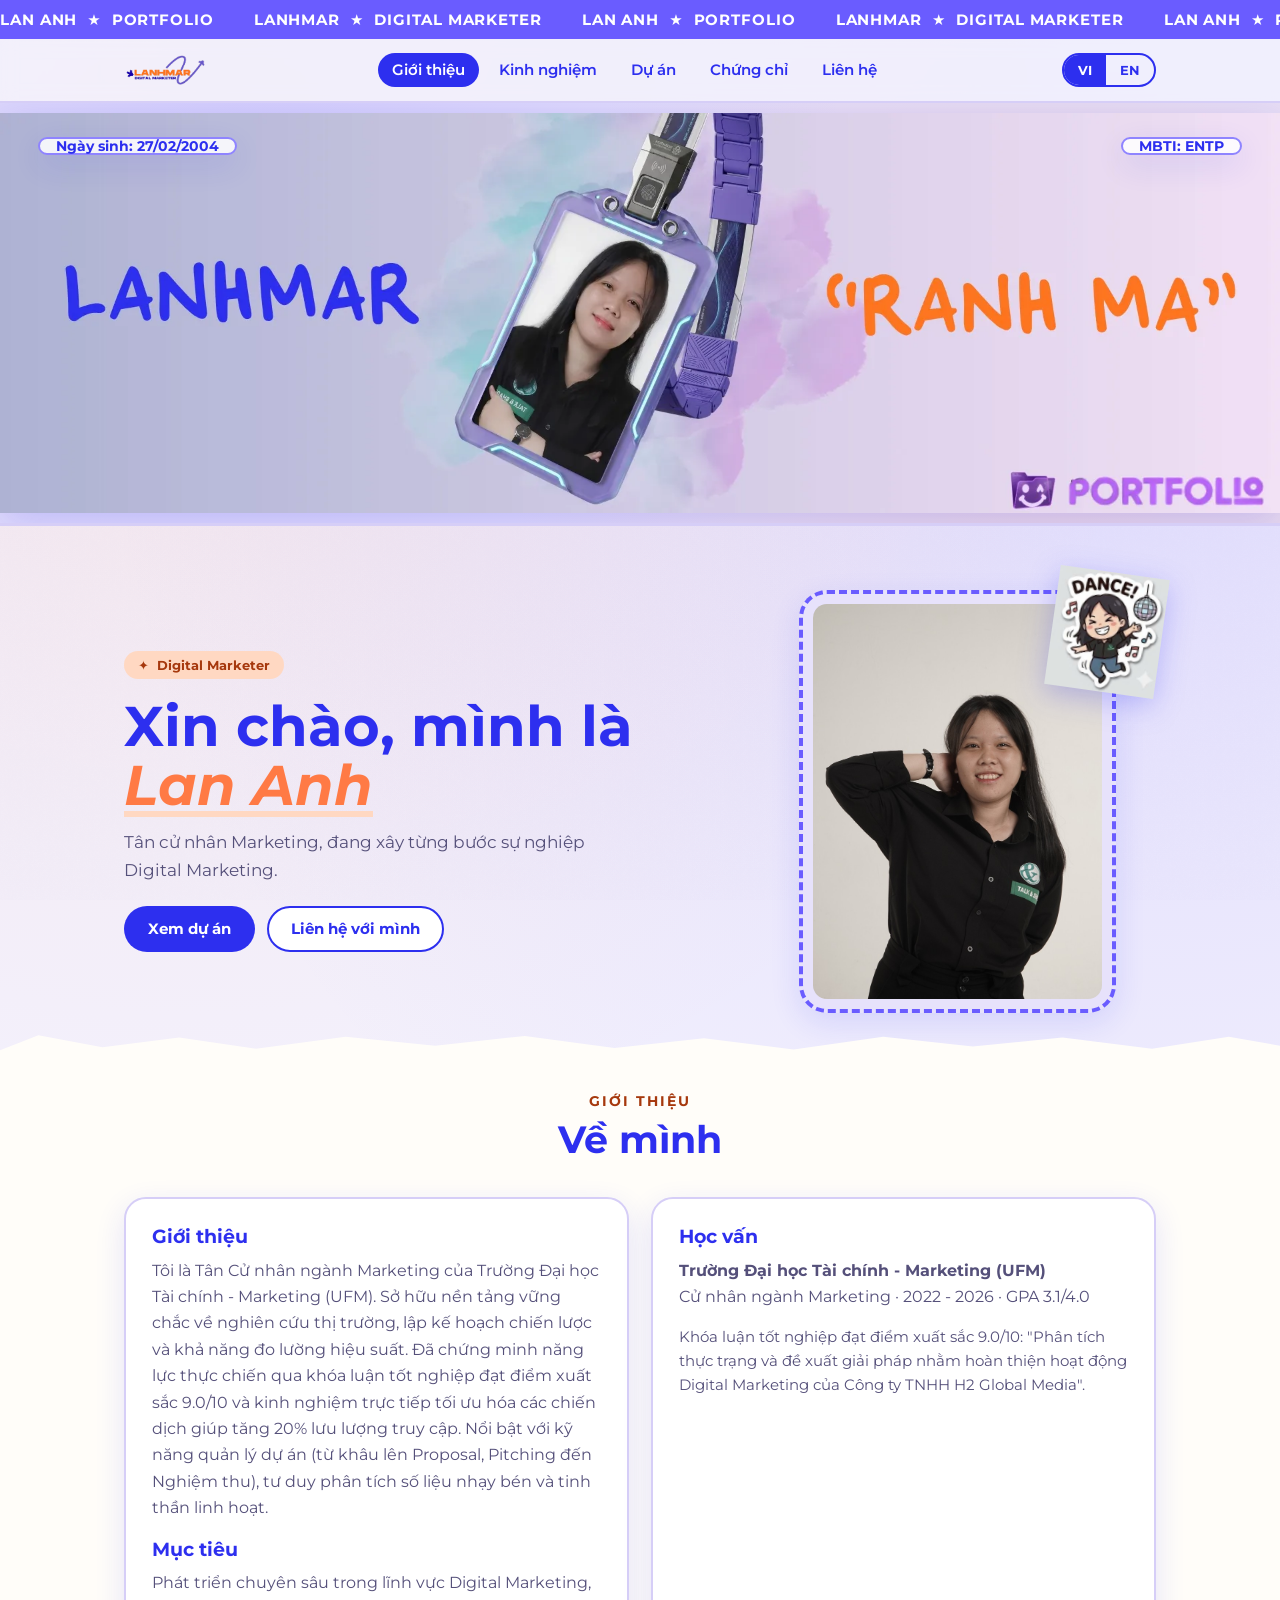
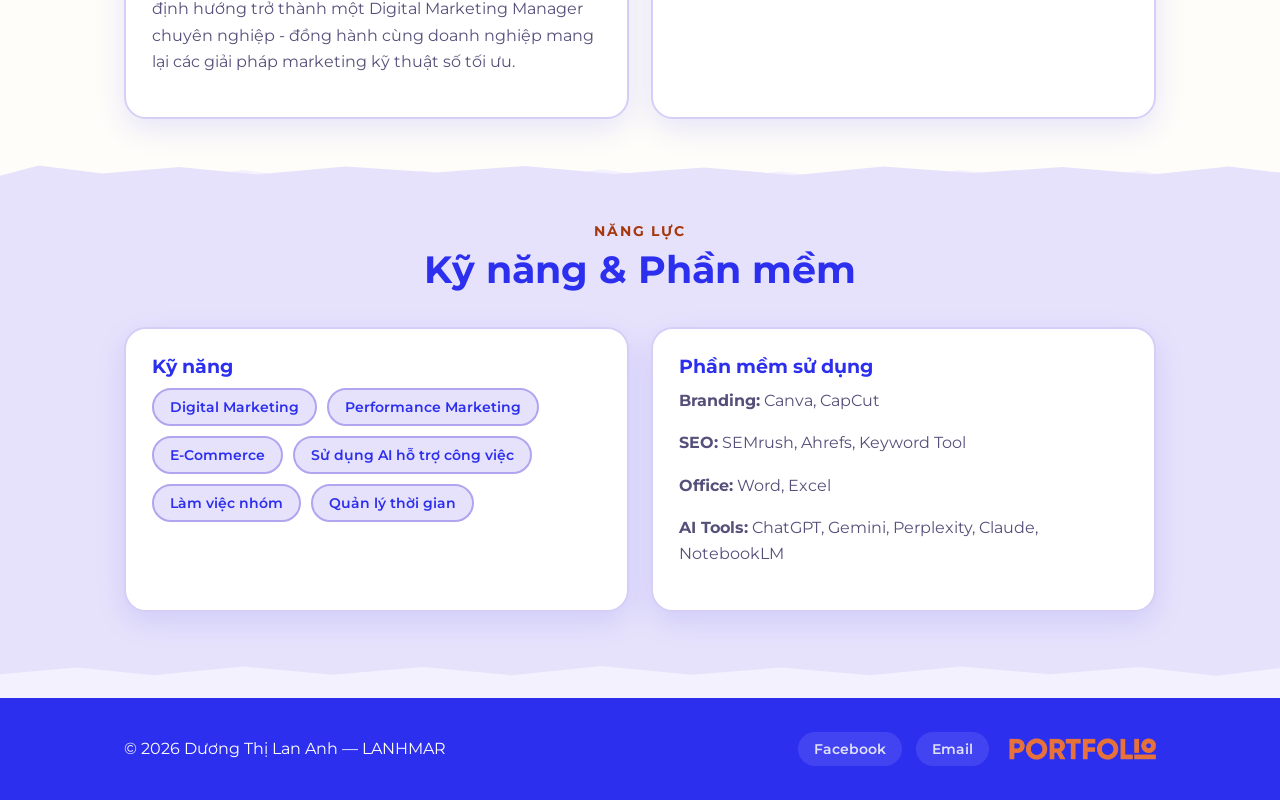
<file: index.html>
<!DOCTYPE html>
<html lang="vi">
<head>
<meta charset="UTF-8">
<meta name="viewport" content="width=device-width, initial-scale=1.0">
<title>LANHMAR — Dương Thị Lan Anh | Digital Marketer</title>
<meta name="description" content="Portfolio cá nhân của Dương Thị Lan Anh (LANHMAR) — Digital Marketer.">
<link rel="icon" href="assets/img/favicon-lanhmar.png">
<link rel="preconnect" href="https://fonts.googleapis.com">
<link rel="preconnect" href="https://fonts.gstatic.com" crossorigin>
<link rel="preconnect" href="https://docs.google.com">
<link rel="stylesheet" href="https://fonts.googleapis.com/css2?family=Montserrat:ital,wght@0,400;0,500;0,600;0,700;0,800;1,700&display=swap">
<!-- The banner below is almost always this bundled asset (Sheet/content.json
     both point here by default), but it only gets assigned to <img> by JS
     after loadContent() resolves — without a preload hint the browser would
     otherwise wait for that JS+data round-trip before even starting the
     image fetch, which is what made this hero banner feel slow to appear. -->
<link rel="preload" as="image" href="assets/img/banner-hero.webp" fetchpriority="high">
<link rel="stylesheet" href="style.css">
<!-- GoatCounter: free, privacy-friendly visit counter (no cookies, no
     personal data, so no cookie-consent banner needed) — lets Lan Anh see
     how many people visit and where from at lanhmar.goatcounter.com. -->
<script data-goatcounter="https://lanhmar.goatcounter.com/count" async src="//gc.zgo.at/count.js"></script>
</head>
<body>

<div class="marquee">
  <div class="marquee__track">
    <span>LAN ANH <span class="accent">★</span> PORTFOLIO</span>
    <span>LANHMAR <span class="accent">★</span> DIGITAL MARKETER</span>
    <span>LAN ANH <span class="accent">★</span> PORTFOLIO</span>
    <span>LANHMAR <span class="accent">★</span> DIGITAL MARKETER</span>
    <span>LAN ANH <span class="accent">★</span> PORTFOLIO</span>
    <span>LANHMAR <span class="accent">★</span> DIGITAL MARKETER</span>
  </div>
</div>

<header class="site">
  <div class="nav">
    <div class="brand">
      <img src="assets/img/logo-lanhmar.png" alt="LANHMAR logo">
    </div>
    <nav class="nav__links">
      <a href="index.html"><span data-lc="vi">Giới thiệu</span><span data-lc="en">About Me</span></a>
      <a href="experience.html"><span data-lc="vi">Kinh nghiệm</span><span data-lc="en">Experience</span></a>
      <a href="projects.html"><span data-lc="vi">Dự án</span><span data-lc="en">Projects</span></a>
      <a href="certificates.html"><span data-lc="vi">Chứng chỉ</span><span data-lc="en">Certificates</span></a>
      <a href="contact.html"><span data-lc="vi">Liên hệ</span><span data-lc="en">Contact</span></a>
    </nav>
    <div class="lang-toggle">
      <button data-lang="vi">VI</button>
      <button data-lang="en">EN</button>
    </div>
  </div>
</header>

<section class="banner-strip" id="banner-strip">
  <div class="banner-strip__frame">
    <!-- src defaults to the bundled banner so the browser can start
         fetching it immediately on parse, in parallel with the Sheet/JS
         data race, instead of waiting for JS to set src after data loads
         (that JS-gated delay was the actual cause of the slow-feeling
         banner). script.js's render() overwrites src if the Sheet ever
         provides a different banner — a no-op in the common case since
         it's normally this same file, so the browser just reuses the
         already-fetched image from cache. width/height reserve the exact
         aspect ratio up front so nothing shifts once it paints. -->
    <img id="banner-img" src="assets/img/banner-hero.webp" width="1920" height="600"
         fetchpriority="high" alt="LANHMAR banner">
    <span class="banner-badge banner-badge--dob" id="banner-dob-row">
      <span data-lc="vi">Ngày sinh</span><span data-lc="en">Date of birth</span>: <span id="profile-dob"></span>
    </span>
    <span class="banner-badge banner-badge--mbti" id="banner-mbti-row">
      MBTI: <span id="profile-mbti"></span>
    </span>
  </div>
</section>

<section class="hero">
  <div class="wrap hero__grid">
    <div>
      <span class="hero__badge">✦ <span data-lc="vi">Digital Marketer</span><span data-lc="en">Digital Marketer</span></span>
      <h1>
        <span data-lc="vi">Xin chào, mình là</span><span data-lc="en">Hi, I'm</span>
        <br><span class="script">Lan Anh</span>
      </h1>
      <p class="hero__lead" id="hero-line"></p>
      <div class="btn-row">
        <a class="btn btn--primary" href="projects.html">
          <span data-lc="vi">Xem dự án</span><span data-lc="en">View projects</span>
        </a>
        <a class="btn btn--ghost" href="contact.html">
          <span data-lc="vi">Liên hệ với mình</span><span data-lc="en">Get in touch</span>
        </a>
      </div>
    </div>
    <div class="hero__photo-wrap">
      <img class="hero__mascot" src="assets/img/mascot-dance.jpg" alt="" aria-hidden="true">
      <img class="hero__photo" src="assets/img/profile-photo.jpg" alt="Dương Thị Lan Anh" width="788" height="1400">
    </div>
  </div>
</section>

<section class="torn-section">
  <div class="wrap">
    <div class="section-title">
      <span class="kicker" data-lc="vi">Giới thiệu</span><span class="kicker" data-lc="en">Introduction</span>
      <h2 data-lc="vi">Về mình</h2>
      <h2 data-lc="en">About Me</h2>
    </div>
    <div class="grid grid--2">
      <div class="card">
        <h3 data-lc="vi">Giới thiệu</h3><h3 data-lc="en">Bio</h3>
        <p id="bio-text"></p>
        <h3 data-lc="vi">Mục tiêu</h3><h3 data-lc="en">Goal</h3>
        <p id="goal-text"></p>
      </div>
      <div class="card">
        <h3 data-lc="vi">Học vấn</h3><h3 data-lc="en">Education</h3>
        <p><strong id="edu-school"></strong><br>
           <span id="edu-major"></span> · <span id="edu-years"></span> · GPA <span id="edu-gpa"></span></p>
        <p id="edu-thesis" style="font-size:14.5px;"></p>
      </div>
    </div>
  </div>
</section>

<section class="torn-section">
  <div class="wrap">
    <div class="section-title">
      <span class="kicker" data-lc="vi">Năng lực</span><span class="kicker" data-lc="en">Capabilities</span>
      <h2 data-lc="vi">Kỹ năng & Phần mềm</h2>
      <h2 data-lc="en">Skills &amp; Software</h2>
    </div>
    <div class="grid grid--2">
      <div class="card">
        <h3 data-lc="vi">Kỹ năng</h3><h3 data-lc="en">Skills</h3>
        <div class="tag-row" id="skills-list"></div>
      </div>
      <div class="card">
        <h3 data-lc="vi">Phần mềm sử dụng</h3><h3 data-lc="en">Tools I use</h3>
        <div id="software-list"></div>
      </div>
    </div>
  </div>
</section>

<footer class="site">
  <div class="wrap">
    <div>© 2026 Dương Thị Lan Anh — LANHMAR</div>
    <div class="footer-right">
      <div class="social-row" id="footer-social"></div>
      <img class="footer-typo" src="assets/img/deco-portfolio-typo.png" alt="" aria-hidden="true">
    </div>
  </div>
</footer>

<script src="script.js"></script>
<script>
async function render() {
  const data = await LANHMAR.loadContent();
  const lang = LANHMAR.getLang();
  const t = (o,f) => LANHMAR.t(o,f);

  document.getElementById("hero-line").textContent = t(data.profile, "heroLine");
  document.getElementById("bio-text").textContent = t(data.profile, "bio");
  document.getElementById("goal-text").textContent = t(data.profile, "goal");

  const esc = LANHMAR.esc, safeUrl = LANHMAR.safeUrl;

  const edu = data.profile.education;
  document.getElementById("edu-school").textContent = t(edu, "school");
  document.getElementById("edu-major").textContent = t(edu, "major");
  document.getElementById("edu-years").textContent = edu.years;
  document.getElementById("edu-gpa").textContent = edu.gpa;
  document.getElementById("edu-thesis").textContent = t(edu, "thesis");

  const dobRow = document.getElementById("banner-dob-row");
  if (data.profile.dob) {
    document.getElementById("profile-dob").textContent = data.profile.dob;
    dobRow.style.display = "";
  } else {
    dobRow.style.display = "none";
  }
  const mbtiRow = document.getElementById("banner-mbti-row");
  if (data.profile.mbti) {
    document.getElementById("profile-mbti").textContent = data.profile.mbti;
    mbtiRow.style.display = "";
  } else {
    mbtiRow.style.display = "none";
  }

  const bannerEl = document.getElementById("banner-img");
  const bannerWrap = document.getElementById("banner-strip");
  if (data.profile.banner) {
    bannerEl.src = safeUrl(data.profile.banner);
    bannerWrap.style.display = "";
  } else {
    bannerWrap.style.display = "none";
  }

  document.getElementById("skills-list").innerHTML = data.profile.skills
    .map(s => `<span class="tag">${esc(lang === "en" ? s.en : s.vi)}</span>`).join("");

  document.getElementById("software-list").innerHTML = data.profile.software
    .map(g => `<p><strong>${esc(lang === "en" ? g.group_en : g.group_vi)}:</strong> ${g.items.map(esc).join(", ")}</p>`).join("");

  const social = [];
  if (data.profile.facebook_url) social.push(`<a href="${esc(safeUrl(data.profile.facebook_url))}" target="_blank" rel="noopener">Facebook</a>`);
  if (data.profile.linkedin_url) social.push(`<a href="${esc(safeUrl(data.profile.linkedin_url))}" target="_blank" rel="noopener">LinkedIn</a>`);
  social.push(`<a href="mailto:${esc(data.profile.email)}">Email</a>`);
  document.getElementById("footer-social").innerHTML = social.join("");
}
// If loadContent() ever rejects (both the live Sheet AND the bundled
// assets/content.json fallback failed), render() throws before it can
// populate anything — left unguarded, that's just a silent console error
// and a permanently blank page. Show a minimal, visible message instead.
function safeRender() {
  render().catch(err => {
    console.error("[LANHMAR] render() thất bại:", err);
    LANHMAR.showLoadError();
  });
}
safeRender();
LANHMAR.onRender(safeRender);
</script>
</body>
</html>
</file>
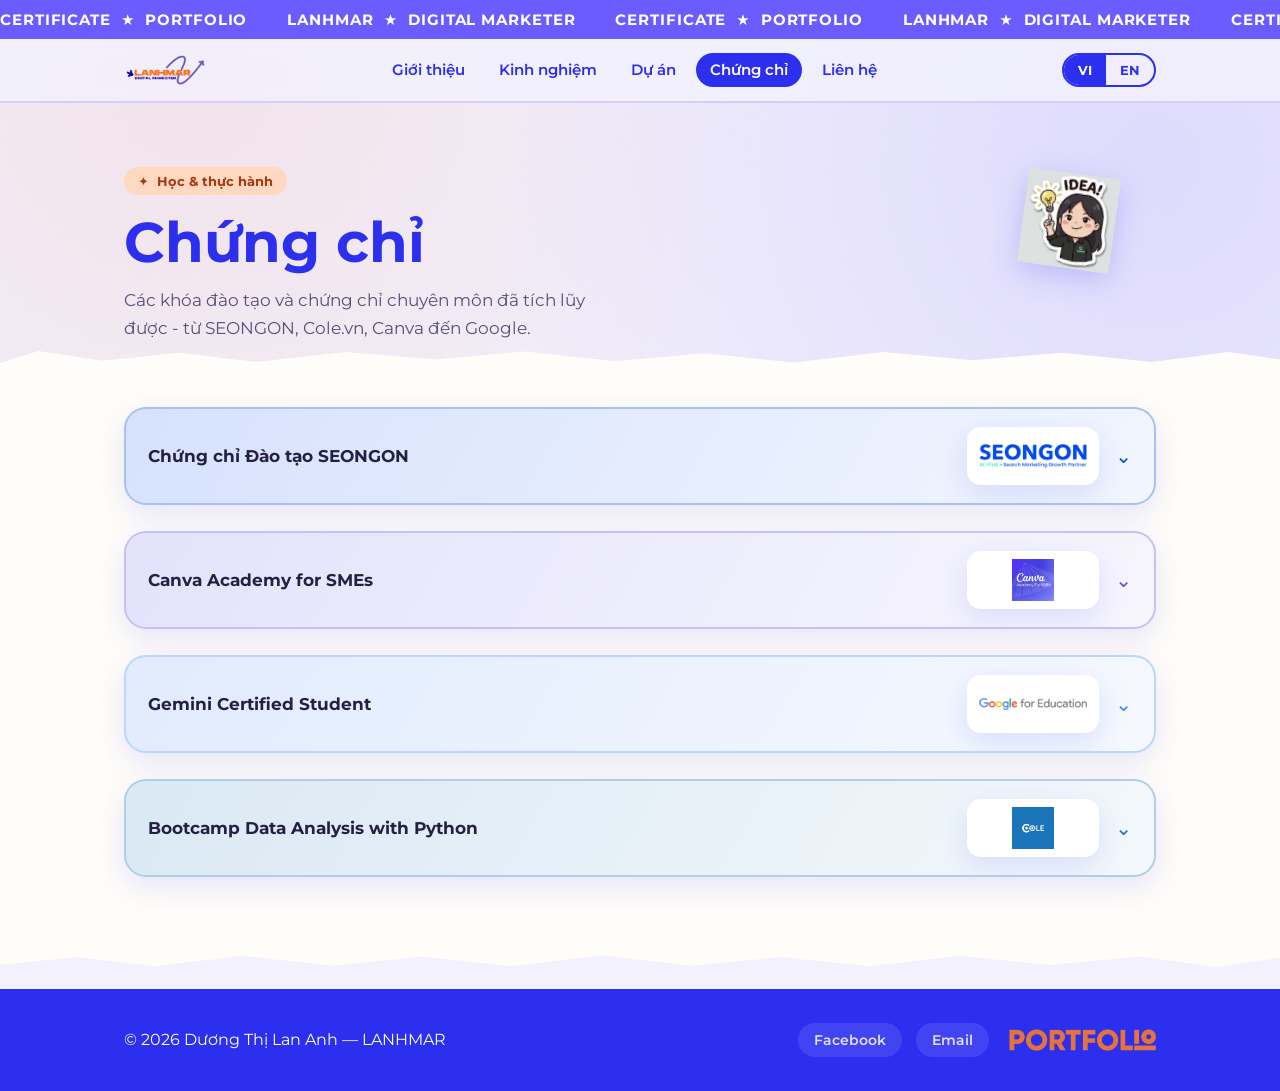
<file: certificates.html>
<!DOCTYPE html>
<html lang="vi">
<head>
<meta charset="UTF-8">
<meta name="viewport" content="width=device-width, initial-scale=1.0">
<title>Certificate — LANHMAR</title>
<link rel="icon" href="assets/img/favicon-lanhmar.png">
<link rel="preconnect" href="https://fonts.googleapis.com">
<link rel="preconnect" href="https://fonts.gstatic.com" crossorigin>
<link rel="preconnect" href="https://docs.google.com">
<link rel="stylesheet" href="https://fonts.googleapis.com/css2?family=Montserrat:ital,wght@0,400;0,500;0,600;0,700;0,800;1,700&display=swap">
<link rel="stylesheet" href="style.css">
<!-- GoatCounter: free, privacy-friendly visit counter (no cookies, no
     personal data, so no cookie-consent banner needed) — lets Lan Anh see
     how many people visit and where from at lanhmar.goatcounter.com. -->
<script data-goatcounter="https://lanhmar.goatcounter.com/count" async src="//gc.zgo.at/count.js"></script>
</head>
<body>

<div class="marquee">
  <div class="marquee__track">
    <span>CERTIFICATE <span class="accent">★</span> PORTFOLIO</span>
    <span>LANHMAR <span class="accent">★</span> DIGITAL MARKETER</span>
    <span>CERTIFICATE <span class="accent">★</span> PORTFOLIO</span>
    <span>LANHMAR <span class="accent">★</span> DIGITAL MARKETER</span>
    <span>CERTIFICATE <span class="accent">★</span> PORTFOLIO</span>
    <span>LANHMAR <span class="accent">★</span> DIGITAL MARKETER</span>
  </div>
</div>

<header class="site">
  <div class="nav">
    <div class="brand"><img src="assets/img/logo-lanhmar.png" alt="LANHMAR logo"></div>
    <nav class="nav__links">
      <a href="index.html"><span data-lc="vi">Giới thiệu</span><span data-lc="en">About Me</span></a>
      <a href="experience.html"><span data-lc="vi">Kinh nghiệm</span><span data-lc="en">Experience</span></a>
      <a href="projects.html"><span data-lc="vi">Dự án</span><span data-lc="en">Projects</span></a>
      <a href="certificates.html"><span data-lc="vi">Chứng chỉ</span><span data-lc="en">Certificates</span></a>
      <a href="contact.html"><span data-lc="vi">Liên hệ</span><span data-lc="en">Contact</span></a>
    </nav>
    <div class="lang-toggle">
      <button data-lang="vi">VI</button>
      <button data-lang="en">EN</button>
    </div>
  </div>
</header>

<section class="hero" style="padding-bottom:10px;">
  <div class="wrap">
    <span class="hero__badge">✦ <span data-lc="vi">Học & thực hành</span><span data-lc="en">Learning &amp; practice</span></span>
    <h1 data-lc="vi">Chứng chỉ</h1>
    <h1 data-lc="en">Certificates</h1>
    <p class="hero__lead" data-lc="vi">Các khóa đào tạo và chứng chỉ chuyên môn đã tích lũy được - từ SEONGON, Cole.vn, Canva đến Google.</p>
    <p class="hero__lead" data-lc="en">Professional courses and certifications earned along the way - from SEONGON, Cole.vn to Canva and Google.</p>
    <img class="hero__corner-mascot" src="assets/img/mascot-idea.jpg" alt="" aria-hidden="true">
  </div>
</section>

<section class="torn-section">
  <div class="wrap">
    <div id="cert-accordions"></div>
  </div>
</section>

<footer class="site">
  <div class="wrap">
    <div>© 2026 Dương Thị Lan Anh — LANHMAR</div>
    <div class="footer-right">
      <div class="social-row" id="footer-social"></div>
      <img class="footer-typo" src="assets/img/deco-portfolio-typo.png" alt="" aria-hidden="true">
    </div>
  </div>
</footer>

<script src="script.js"></script>
<script>
// Per-org accordion header customization: the certifying partner's own
// logo (shown on the right, replacing the earlier generic decorative crop)
// + a brand color sampled straight from that logo (tints the header
// background/border/chevron via the --accent CSS variable) + a
// hand-written bilingual title. Any org not listed here (e.g. a brand-new
// one Lan Anh adds herself via the Sheet, with no code change) still gets
// its own accordion automatically, just with a generic "<org> (N chứng
// chỉ)" title and the site's default purple accent — so nothing ever
// silently disappears.
const ORG_META = {
  "SEONGON Academy": {
    logo: "assets/img/logo-seongon.png",
    color: "0, 74, 239", // SEONGON's own logo blue
    title_vi: n => `Chứng chỉ Đào tạo SEONGON`,
    title_en: n => `SEONGON Training Certificates`,
  },
  "Canva Academy for SMEs x Startup and Innovation Hub of Ho Chi Minh City": {
    logo: "assets/img/logo-canva-academy.jpg",
    color: "90, 78, 234", // Canva Academy badge's indigo-purple
    title_vi: () => "Canva Academy for SMEs",
    title_en: () => "Canva Academy for SMEs",
  },
  "Google for Education": {
    logo: "assets/img/logo-google-education.png",
    color: "66, 133, 244", // Google's own logo blue
    title_vi: () => "Gemini Certified Student",
    title_en: () => "Gemini Certified Student",
  },
  "COLE - Digital Skills For Everyone": { logo: "assets/img/logo-cole.jpg", color: "26, 117, 187", title_vi: () => "Bootcamp Data Analysis with Python", title_en: () => "Bootcamp Data Analysis with Python", },
};

// Certificates are grouped by org name typed freely into the Sheet — if
// Lan Anh types "seongon academy" on one row and "SEONGON Academy" on
// another (or leaves stray extra spaces), a naive exact-string match would
// silently split them into two separate accordions AND miss the ORG_META
// lookup (no logo/brand color) for whichever casing wasn't the "canonical"
// one. Normalize (trim + collapse whitespace + lowercase) before grouping
// and before looking up ORG_META, so typos in casing/spacing never matter.
const normOrg = s => (s || "").trim().replace(/\s+/g, " ").toLowerCase();
const ORG_META_BY_NORM = new Map(Object.entries(ORG_META).map(([k, v]) => [normOrg(k), v]));

async function render() {
  const data = await LANHMAR.loadContent();
  const lang = LANHMAR.getLang();
  const t = (o,f) => LANHMAR.t(o,f);
  const esc = LANHMAR.esc, safeUrl = LANHMAR.safeUrl;

  const cardHTML = c => {
    const captions = lang === "en" ? c.slideCaptions_en : c.slideCaptions_vi;
    return `
    <div class="card cert-card">
      ${LANHMAR.buildCarousel(c.images, null, t(c,"name"), captions)}
      <div class="cert-card__body">
        <h3>${esc(t(c,"name"))}</h3>
        <span class="tag tag--solid" style="margin-bottom:12px; display:inline-block;">${esc(c.org)}</span>
        <div class="carousel-caption" style="font-size:14.5px;"></div>
      </div>
    </div>
  `;
  };

  // Group certificates by org, preserving first-appearance order — every
  // org gets its own collapsible accordion (same pattern for all of them),
  // instead of singling SEONGON out into an accordion while the rest sit in
  // a plain grid.
  const container = document.getElementById("cert-accordions");
  const groups = [];
  const byOrg = new Map();
  data.certificates.forEach(c => {
    const org = (c.org || "").trim();
    const key = normOrg(org);
    if (!byOrg.has(key)) {
      // Keep the first-seen casing for display/logo fallback purposes.
      const g = { org, items: [] };
      byOrg.set(key, g);
      groups.push(g);
    }
    byOrg.get(key).items.push(c);
  });

  // Re-renders (language toggle, Sheet upgrade) rebuild every accordion's
  // markup from scratch, so any group the visitor already had open would
  // otherwise snap shut. Remember which org(s) were open beforehand and
  // restore that state (instantly, no animation) after rebuilding.
  const openOrgs = new Set();
  container.querySelectorAll("[data-accordion].is-open").forEach(acc => {
    if (acc.dataset.org) openOrgs.add(acc.dataset.org);
  });

  container.innerHTML = groups.map(g => {
    const meta = ORG_META_BY_NORM.get(normOrg(g.org)) || {};
    const n = g.items.length;
    const title = lang === "en"
      ? (meta.title_en ? meta.title_en(n) : `${g.org} (${n} certificate${n === 1 ? "" : "s"})`)
      : (meta.title_vi ? meta.title_vi(n) : `${g.org} (${n} chứng chỉ)`);
    const gridClass = n > 1 ? "grid grid--2" : "grid grid--1";
    const accentStyle = meta.color ? ` style="--accent:${esc(meta.color)};"` : "";
    return `
    <div class="accordion" data-accordion data-org="${esc(g.org)}"${accentStyle}>
      <button type="button" class="accordion__header" aria-expanded="false">
        <span class="accordion__brand">
          <span class="accordion__title">${esc(title)}</span>
        </span>
        ${meta.logo ? `<img class="accordion__deco" src="${esc(meta.logo)}" alt="${esc(g.org)} logo" onerror="window.LANHMAR_imgFallback(this)">` : ""}
        <span class="accordion__chevron" aria-hidden="true">⌄</span>
      </button>
      <div class="accordion__panel">
        <div class="accordion__panel-inner">
          <div class="${gridClass}">${g.items.map(cardHTML).join("")}</div>
        </div>
      </div>
    </div>`;
  }).join("");

  LANHMAR.wireCarousels(container);
  LANHMAR.wireAccordions(document);

  container.querySelectorAll("[data-accordion]").forEach(acc => {
    if (!openOrgs.has(acc.dataset.org)) return;
    const header = acc.querySelector(".accordion__header");
    const panel = acc.querySelector(".accordion__panel");
    acc.classList.add("is-open");
    header.setAttribute("aria-expanded", "true");
    panel.inert = false;
    panel.style.maxHeight = panel.scrollHeight + "px";
  });

  const social = [];
  if (data.profile.facebook_url) social.push(`<a href="${esc(safeUrl(data.profile.facebook_url))}" target="_blank" rel="noopener">Facebook</a>`);
  if (data.profile.linkedin_url) social.push(`<a href="${esc(safeUrl(data.profile.linkedin_url))}" target="_blank" rel="noopener">LinkedIn</a>`);
  social.push(`<a href="mailto:${esc(data.profile.email)}">Email</a>`);
  document.getElementById("footer-social").innerHTML = social.join("");
}
// If loadContent() ever rejects (both the live Sheet AND the bundled
// assets/content.json fallback failed), render() throws before it can
// populate anything — left unguarded, that's just a silent console error
// and a permanently blank page. Show a minimal, visible message instead.
function safeRender() {
  render().catch(err => {
    console.error("[LANHMAR] render() thất bại:", err);
    LANHMAR.showLoadError();
  });
}
safeRender();
LANHMAR.onRender(safeRender);
</script>
</body>
</html>
</file>
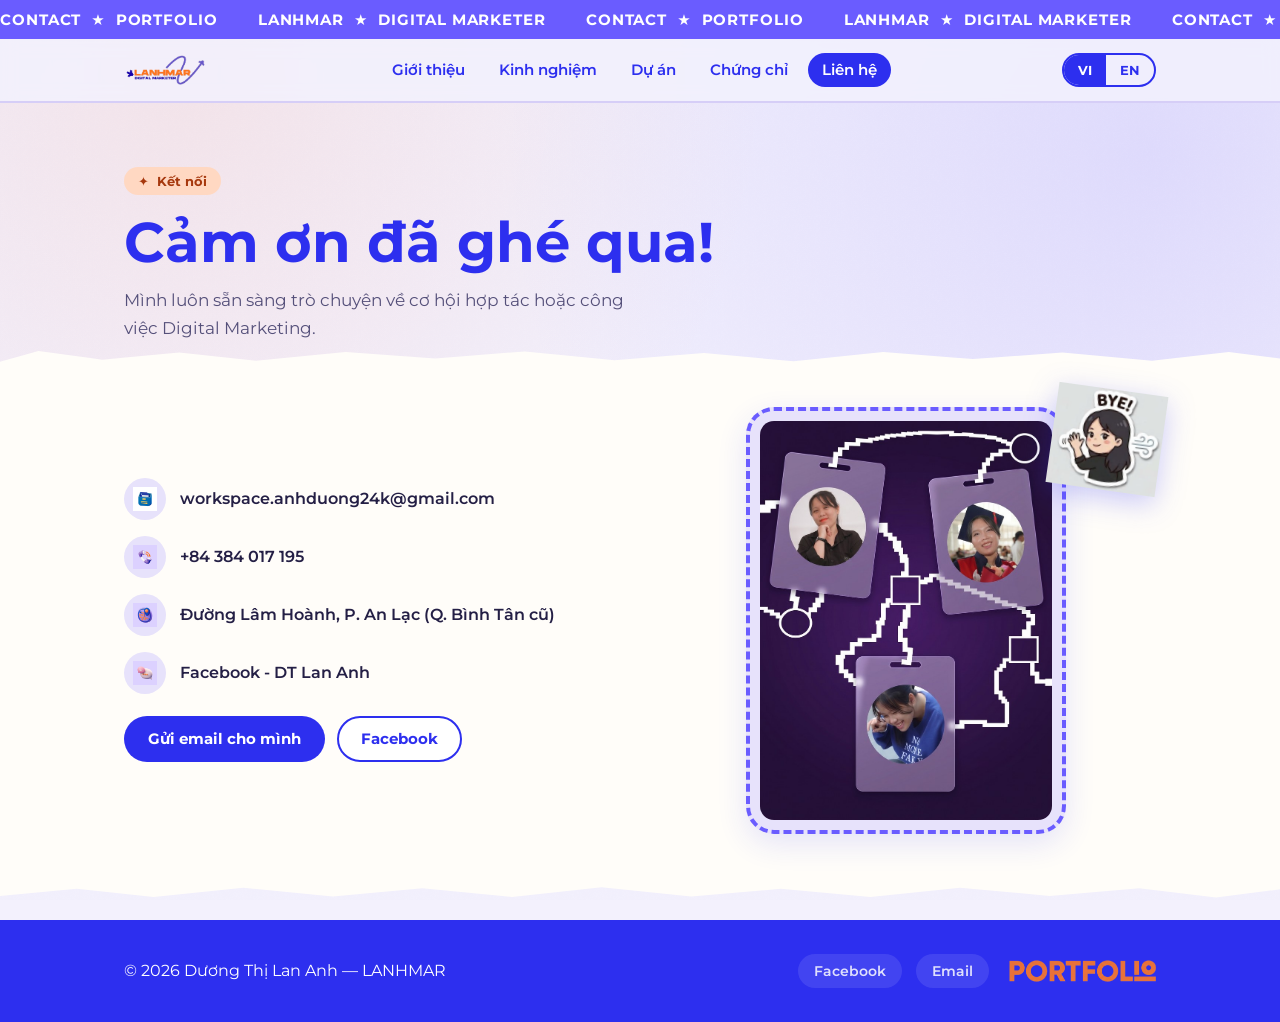
<file: contact.html>
<!DOCTYPE html>
<html lang="vi">
<head>
<meta charset="UTF-8">
<meta name="viewport" content="width=device-width, initial-scale=1.0">
<title>Contact — LANHMAR</title>
<link rel="icon" href="assets/img/favicon-lanhmar.png">
<link rel="preconnect" href="https://fonts.googleapis.com">
<link rel="preconnect" href="https://fonts.gstatic.com" crossorigin>
<link rel="preconnect" href="https://docs.google.com">
<link rel="stylesheet" href="https://fonts.googleapis.com/css2?family=Montserrat:ital,wght@0,400;0,500;0,600;0,700;0,800;1,700&display=swap">
<link rel="stylesheet" href="style.css">
<!-- GoatCounter: free, privacy-friendly visit counter (no cookies, no
     personal data, so no cookie-consent banner needed) — lets Lan Anh see
     how many people visit and where from at lanhmar.goatcounter.com. -->
<script data-goatcounter="https://lanhmar.goatcounter.com/count" async src="//gc.zgo.at/count.js"></script>
</head>
<body>

<div class="marquee">
  <div class="marquee__track">
    <span>CONTACT <span class="accent">★</span> PORTFOLIO</span>
    <span>LANHMAR <span class="accent">★</span> DIGITAL MARKETER</span>
    <span>CONTACT <span class="accent">★</span> PORTFOLIO</span>
    <span>LANHMAR <span class="accent">★</span> DIGITAL MARKETER</span>
    <span>CONTACT <span class="accent">★</span> PORTFOLIO</span>
    <span>LANHMAR <span class="accent">★</span> DIGITAL MARKETER</span>
  </div>
</div>

<header class="site">
  <div class="nav">
    <div class="brand"><img src="assets/img/logo-lanhmar.png" alt="LANHMAR logo"></div>
    <nav class="nav__links">
      <a href="index.html"><span data-lc="vi">Giới thiệu</span><span data-lc="en">About Me</span></a>
      <a href="experience.html"><span data-lc="vi">Kinh nghiệm</span><span data-lc="en">Experience</span></a>
      <a href="projects.html"><span data-lc="vi">Dự án</span><span data-lc="en">Projects</span></a>
      <a href="certificates.html"><span data-lc="vi">Chứng chỉ</span><span data-lc="en">Certificates</span></a>
      <a href="contact.html"><span data-lc="vi">Liên hệ</span><span data-lc="en">Contact</span></a>
    </nav>
    <div class="lang-toggle">
      <button data-lang="vi">VI</button>
      <button data-lang="en">EN</button>
    </div>
  </div>
</header>

<section class="hero" style="padding-bottom:10px;">
  <div class="wrap">
    <span class="hero__badge">✦ <span data-lc="vi">Kết nối</span><span data-lc="en">Let's connect</span></span>
    <h1 data-lc="vi">Cảm ơn đã ghé qua!</h1>
    <h1 data-lc="en">Thanks for stopping by!</h1>
    <p class="hero__lead" data-lc="vi">Mình luôn sẵn sàng trò chuyện về cơ hội hợp tác hoặc công việc Digital Marketing.</p>
    <p class="hero__lead" data-lc="en">Always happy to chat about collaboration or Digital Marketing opportunities.</p>
  </div>
</section>

<section class="torn-section">
  <div class="wrap contact-card">
    <div class="contact-col">
      <ul class="contact-list" id="contact-list"></ul>
      <div class="btn-row" id="contact-buttons"></div>
    </div>
    <div class="hero__photo-wrap">
      <img class="hero__mascot" src="assets/img/mascot-bye.jpg" alt="" aria-hidden="true">
      <img class="hero__photo" src="assets/img/contact-photo-original.jpg" alt="Dương Thị Lan Anh" width="800" height="1071">
    </div>
  </div>
</section>

<footer class="site">
  <div class="wrap">
    <div>© 2026 Dương Thị Lan Anh — LANHMAR</div>
    <div class="footer-right">
      <div class="social-row" id="footer-social"></div>
      <img class="footer-typo" src="assets/img/deco-portfolio-typo.png" alt="" aria-hidden="true">
    </div>
  </div>
</footer>

<script src="script.js"></script>
<script>
async function render() {
  const data = await LANHMAR.loadContent();
  const p = data.profile;
  const t = (o,f) => LANHMAR.t(o,f);
  const esc = LANHMAR.esc, safeUrl = LANHMAR.safeUrl;

  const phoneIntl = p.phoneIntl || "";
  const phoneDigits = phoneIntl.replace(/\s+/g,"");
  const address = t(p, "address");

  const items = [
    ["assets/img/icon-email.png", p.email, p.email ? `mailto:${p.email}` : null],
    ["assets/img/icon-phone.png", phoneIntl, phoneDigits ? `tel:${phoneDigits}` : null],
    ["assets/img/icon-location.png", address, null],
  ];
  if (p.facebook_url) items.push(["assets/img/icon-facebook.png", "Facebook - DT Lan Anh", safeUrl(p.facebook_url)]);
  if (p.linkedin_url) items.push(["in", "LinkedIn", safeUrl(p.linkedin_url)]);

  document.getElementById("contact-list").innerHTML = items.filter(([,label]) => label).map(([ico,label,href]) => `
    <li><span class="ico${ico === "in" ? " ico--linkedin" : ""}">${ico.startsWith("assets/") ? `<img src="${esc(ico)}" alt="">` : esc(ico)}</span> ${href ? `<a href="${esc(href)}" target="_blank" rel="noopener">${esc(label)}</a>` : esc(label)}</li>
  `).join("");

  document.getElementById("contact-buttons").innerHTML = `
    ${p.email ? `<a class="btn btn--primary" href="mailto:${esc(p.email)}">
      <span data-lc="vi">Gửi email cho mình</span><span data-lc="en">Send me an email</span>
    </a>` : ""}
    ${p.facebook_url ? `<a class="btn btn--ghost" href="${esc(safeUrl(p.facebook_url))}" target="_blank" rel="noopener">Facebook</a>` : ""}
  `;

  const social = [];
  if (p.facebook_url) social.push(`<a href="${esc(safeUrl(p.facebook_url))}" target="_blank" rel="noopener">Facebook</a>`);
  if (p.linkedin_url) social.push(`<a href="${esc(safeUrl(p.linkedin_url))}" target="_blank" rel="noopener">LinkedIn</a>`);
  if (p.email) social.push(`<a href="mailto:${esc(p.email)}">Email</a>`);
  document.getElementById("footer-social").innerHTML = social.join("");
}
// If loadContent() ever rejects (both the live Sheet AND the bundled
// assets/content.json fallback failed), render() throws before it can
// populate anything — left unguarded, that's just a silent console error
// and a permanently blank page. Show a minimal, visible message instead.
function safeRender() {
  render().catch(err => {
    console.error("[LANHMAR] render() thất bại:", err);
    LANHMAR.showLoadError();
  });
}
safeRender();
LANHMAR.onRender(safeRender);
</script>
</body>
</html>
</file>
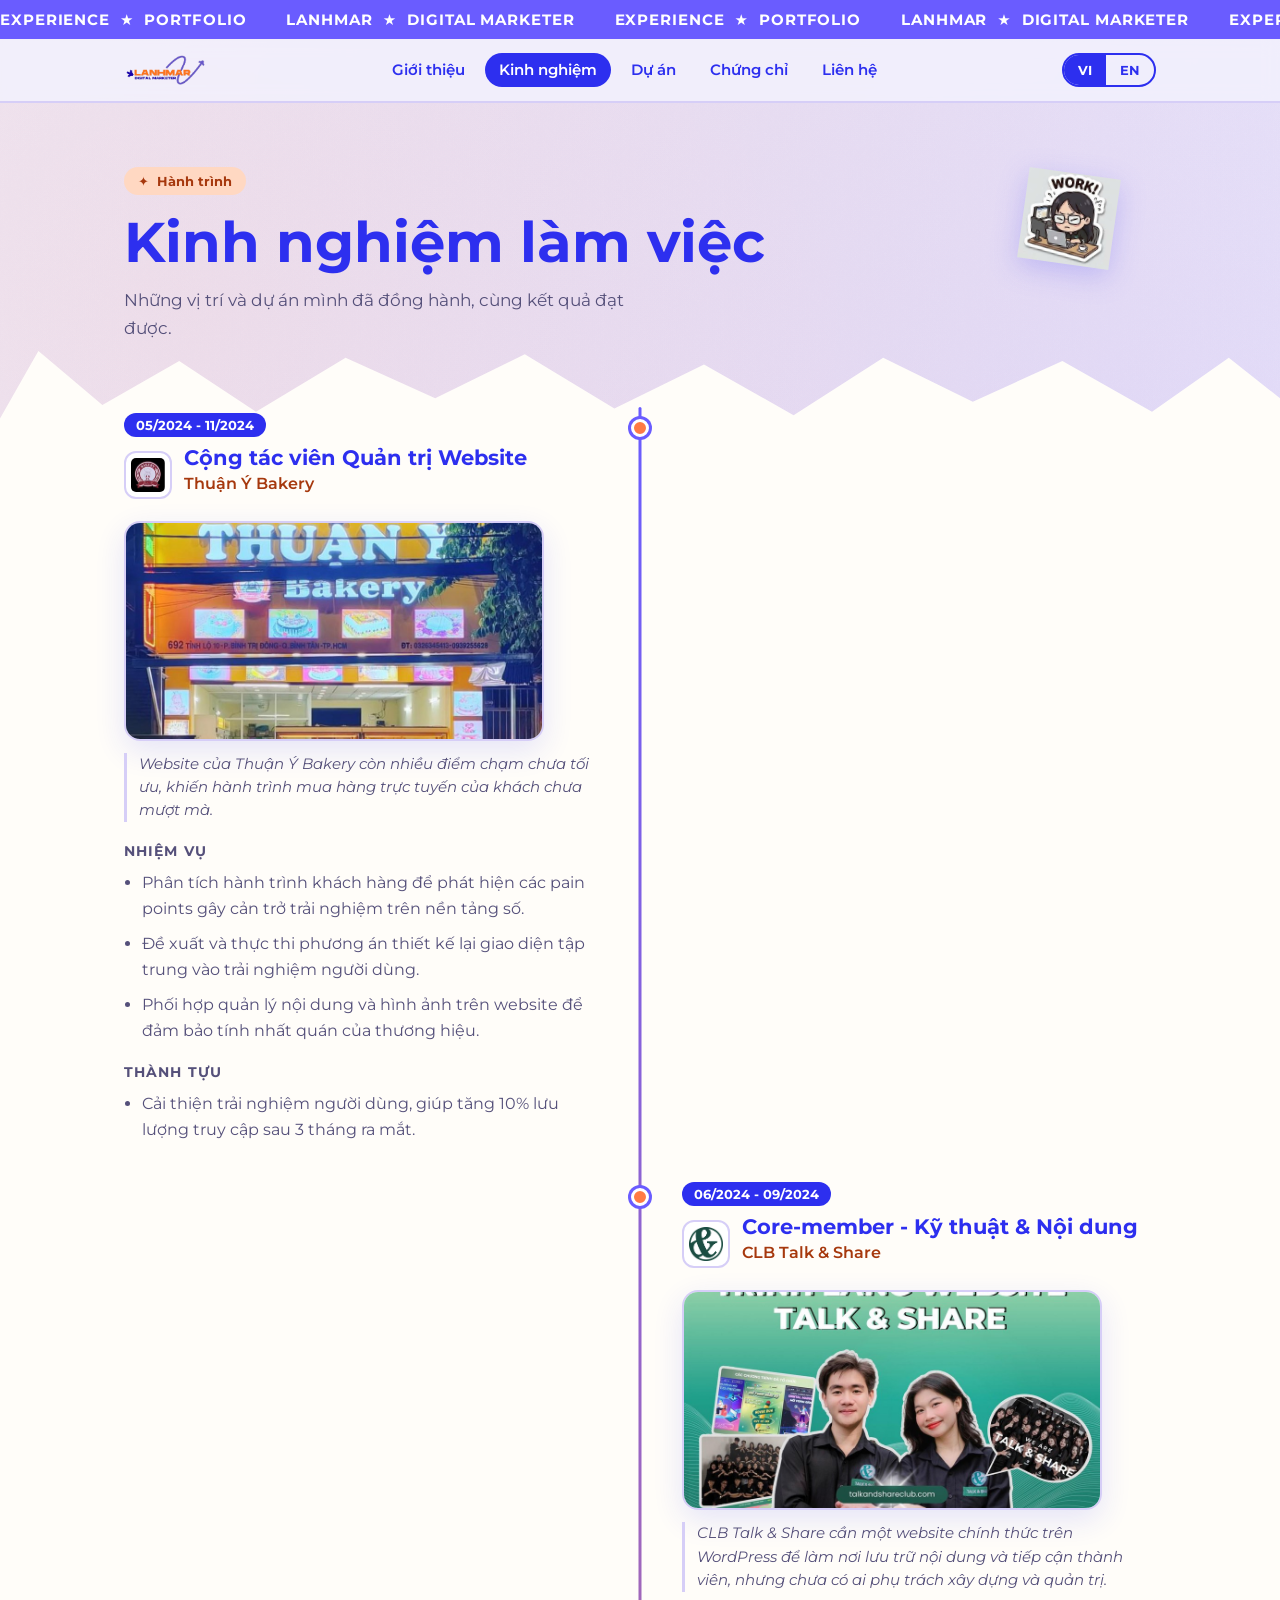
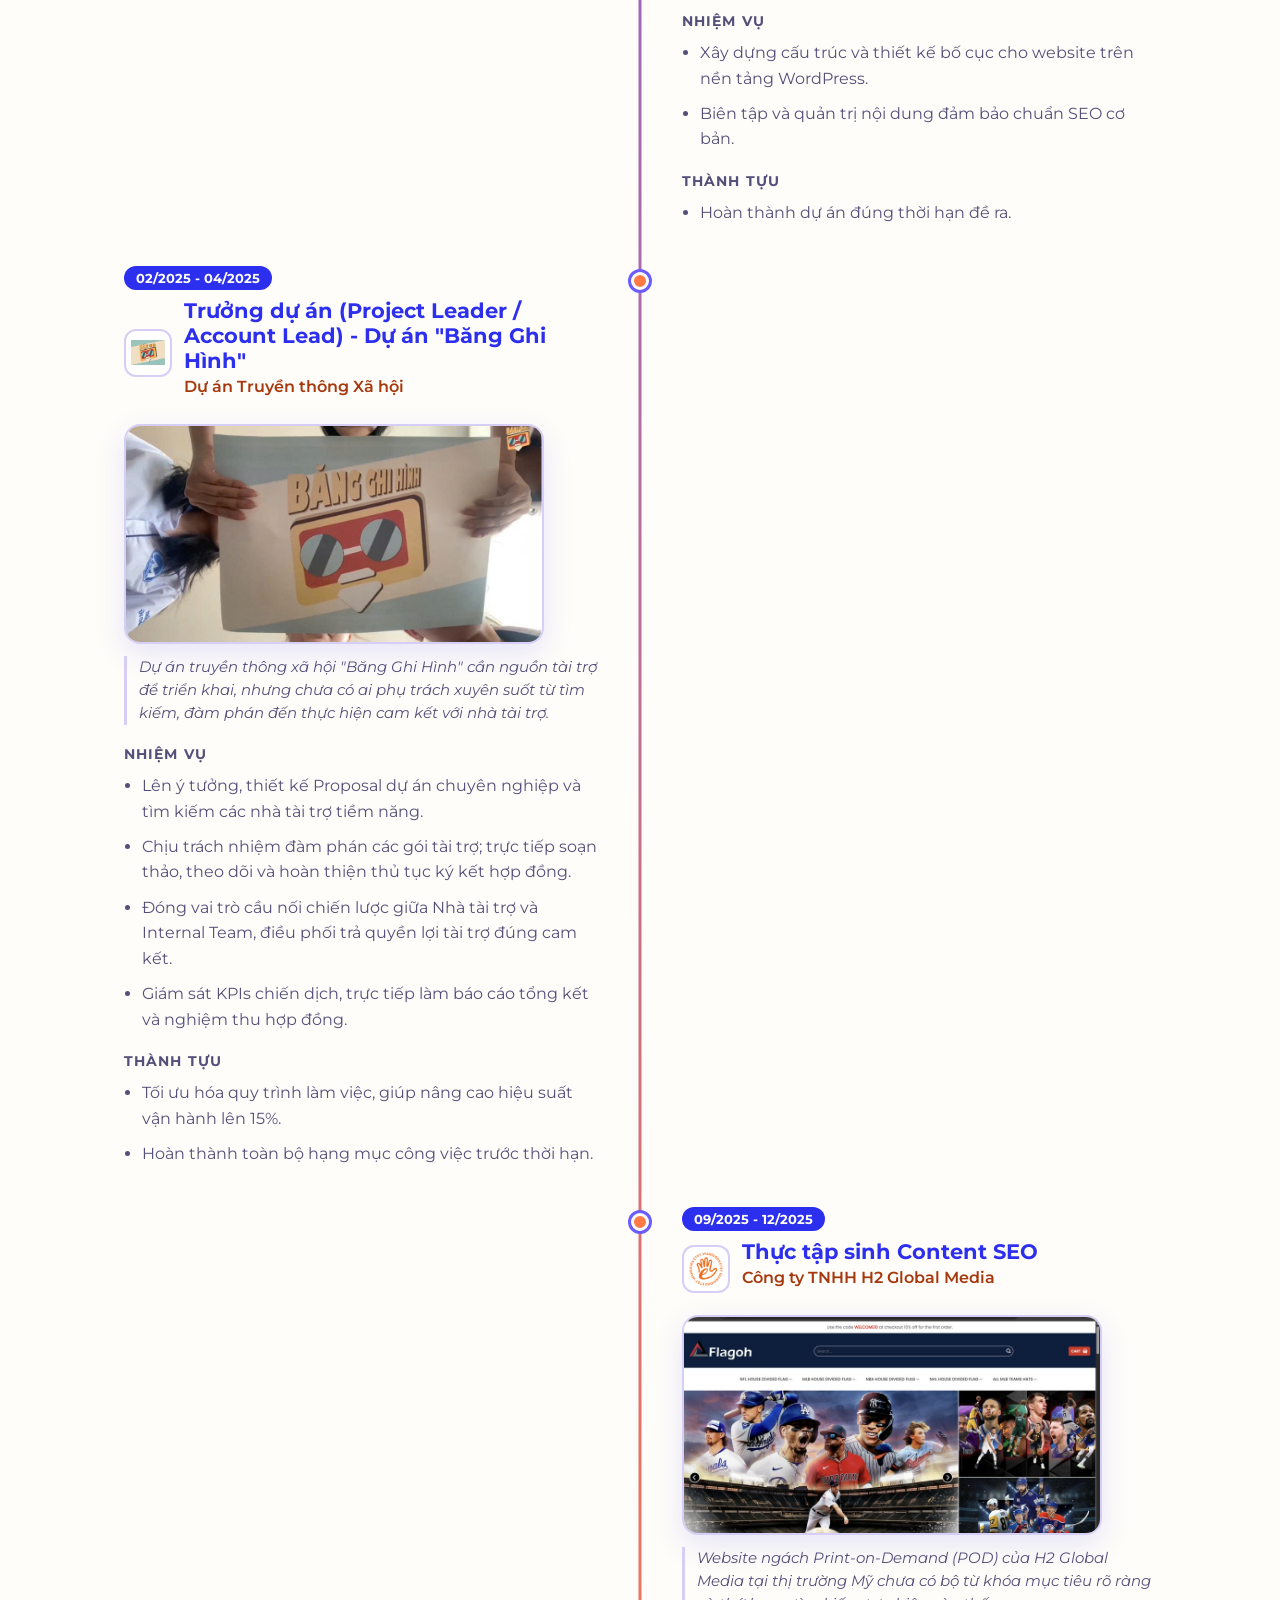
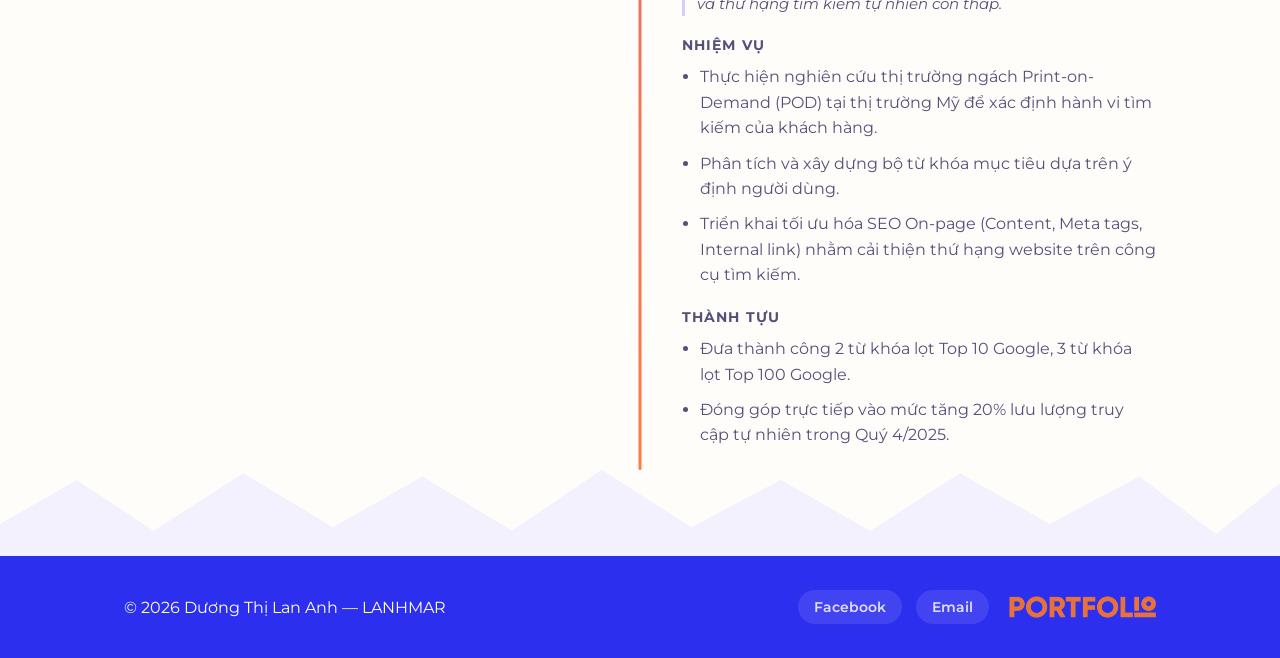
<file: experience.html>
<!DOCTYPE html>
<html lang="vi">
<head>
<meta charset="UTF-8">
<meta name="viewport" content="width=device-width, initial-scale=1.0">
<title>Experience — LANHMAR</title>
<link rel="icon" href="assets/img/favicon-lanhmar.png">
<link rel="preconnect" href="https://fonts.googleapis.com">
<link rel="preconnect" href="https://fonts.gstatic.com" crossorigin>
<link rel="preconnect" href="https://docs.google.com">
<link rel="stylesheet" href="https://fonts.googleapis.com/css2?family=Montserrat:ital,wght@0,400;0,500;0,600;0,700;0,800;1,700&display=swap">
<link rel="stylesheet" href="style.css">
<!-- GoatCounter: free, privacy-friendly visit counter (no cookies, no
     personal data, so no cookie-consent banner needed) — lets Lan Anh see
     how many people visit and where from at lanhmar.goatcounter.com. -->
<script data-goatcounter="https://lanhmar.goatcounter.com/count" async src="//gc.zgo.at/count.js"></script>
</head>
<body>

<div class="marquee">
  <div class="marquee__track">
    <span>EXPERIENCE <span class="accent">★</span> PORTFOLIO</span>
    <span>LANHMAR <span class="accent">★</span> DIGITAL MARKETER</span>
    <span>EXPERIENCE <span class="accent">★</span> PORTFOLIO</span>
    <span>LANHMAR <span class="accent">★</span> DIGITAL MARKETER</span>
    <span>EXPERIENCE <span class="accent">★</span> PORTFOLIO</span>
    <span>LANHMAR <span class="accent">★</span> DIGITAL MARKETER</span>
  </div>
</div>

<header class="site">
  <div class="nav">
    <div class="brand"><img src="assets/img/logo-lanhmar.png" alt="LANHMAR logo"></div>
    <nav class="nav__links">
      <a href="index.html"><span data-lc="vi">Giới thiệu</span><span data-lc="en">About Me</span></a>
      <a href="experience.html"><span data-lc="vi">Kinh nghiệm</span><span data-lc="en">Experience</span></a>
      <a href="projects.html"><span data-lc="vi">Dự án</span><span data-lc="en">Projects</span></a>
      <a href="certificates.html"><span data-lc="vi">Chứng chỉ</span><span data-lc="en">Certificates</span></a>
      <a href="contact.html"><span data-lc="vi">Liên hệ</span><span data-lc="en">Contact</span></a>
    </nav>
    <div class="lang-toggle">
      <button data-lang="vi">VI</button>
      <button data-lang="en">EN</button>
    </div>
  </div>
</header>

<section class="hero" style="padding-bottom:10px;">
  <div class="wrap">
    <span class="hero__badge">✦ <span data-lc="vi">Hành trình</span><span data-lc="en">Journey</span></span>
    <h1 data-lc="vi">Kinh nghiệm làm việc</h1>
    <h1 data-lc="en">Experience</h1>
    <p class="hero__lead" data-lc="vi">Những vị trí và dự án mình đã đồng hành, cùng kết quả đạt được.</p>
    <p class="hero__lead" data-lc="en">Roles and projects I've been part of, and the results they delivered.</p>
    <img class="hero__corner-mascot" src="assets/img/mascot-work.jpg" alt="" aria-hidden="true">
  </div>
</section>

<section class="torn-section">
  <div class="wrap">
    <div class="timeline" id="timeline"></div>
  </div>
</section>

<footer class="site">
  <div class="wrap">
    <div>© 2026 Dương Thị Lan Anh — LANHMAR</div>
    <div class="footer-right">
      <div class="social-row" id="footer-social"></div>
      <img class="footer-typo" src="assets/img/deco-portfolio-typo.png" alt="" aria-hidden="true">
    </div>
  </div>
</footer>

<script src="script.js"></script>
<script>
async function render() {
  const data = await LANHMAR.loadContent();
  const lang = LANHMAR.getLang();
  const t = (o,f) => LANHMAR.t(o,f);
  const esc = LANHMAR.esc, safeUrl = LANHMAR.safeUrl;

  // Centered vertical line with entries alternating left/right of it
  // (H2 Global Media left, Thuận Ý Bakery right, ...) — .timeline-row just
  // positions each .timeline-item on its side; .timeline-dot marks its spot
  // on the center line. Collapses back to a single left-aligned column on
  // narrow screens (see the .timeline media query in style.css), where
  // alternating sides would just make the text harder to scan.
  document.getElementById("timeline").innerHTML = data.experience.map((exp, i) => `
    <div class="timeline-row timeline-row--${i % 2 === 0 ? "left" : "right"}">
      <div class="timeline-dot" aria-hidden="true"></div>
      <div class="timeline-item">
        <span class="period">${esc(exp.period)}</span>
        <div class="timeline-item__head">
          ${exp.logo ? `<img class="timeline-item__logo" src="${esc(safeUrl(exp.logo))}" alt="${esc(t(exp,"org"))} logo" onerror="window.LANHMAR_imgFallback(this)">` : ""}
          <div>
            <h3>${esc(t(exp,"title"))}</h3>
            <span class="org">${esc(t(exp,"org"))}</span>
          </div>
        </div>
        ${exp.workImage ? `<img class="timeline-item__work" src="${esc(safeUrl(exp.workImage))}" alt="${esc(t(exp,"org"))}" onerror="window.LANHMAR_imgFallback(this)">` : ""}
        ${(exp.context_vi || exp.context_en) ? `<p class="timeline-item__context">${esc(lang==="en"?(exp.context_en||exp.context_vi):(exp.context_vi||exp.context_en))}</p>` : ""}
        <h4 data-lc="vi">Nhiệm vụ</h4><h4 data-lc="en">What I did</h4>
        <ul>${(lang==="en"?exp.tasks_en:exp.tasks_vi).map(x=>`<li>${esc(x)}</li>`).join("")}</ul>
        <h4 data-lc="vi">Thành tựu</h4><h4 data-lc="en">Achievements</h4>
        <ul>${(lang==="en"?exp.achievements_en:exp.achievements_vi).map(x=>`<li>${esc(x)}</li>`).join("")}</ul>
      </div>
    </div>
  `).join("");

  const social = [];
  if (data.profile.facebook_url) social.push(`<a href="${esc(safeUrl(data.profile.facebook_url))}" target="_blank" rel="noopener">Facebook</a>`);
  if (data.profile.linkedin_url) social.push(`<a href="${esc(safeUrl(data.profile.linkedin_url))}" target="_blank" rel="noopener">LinkedIn</a>`);
  social.push(`<a href="mailto:${esc(data.profile.email)}">Email</a>`);
  document.getElementById("footer-social").innerHTML = social.join("");
}
// If loadContent() ever rejects (both the live Sheet AND the bundled
// assets/content.json fallback failed), render() throws before it can
// populate anything — left unguarded, that's just a silent console error
// and a permanently blank page. Show a minimal, visible message instead.
function safeRender() {
  render().catch(err => {
    console.error("[LANHMAR] render() thất bại:", err);
    LANHMAR.showLoadError();
  });
}
safeRender();
LANHMAR.onRender(safeRender);
</script>
</body>
</html>
</file>
<file: style.css>
/* =========================================================
   LANHMAR — Digital Marketer — Portfolio site
   Brand palette extracted from the original LANHMAR portfolio deck
   ========================================================= */

/* Font is loaded via <link> tags in each page's <head> (not @import here) —
   @import inside a stylesheet forces the browser to fully fetch and parse
   this CSS file before it can even discover the font request, adding a full
   extra network round-trip before text renders in its final font. Loading
   it as <link rel="preconnect"> + <link rel="stylesheet"> in <head> lets the
   browser discover and fetch the font in parallel with style.css instead. */

:root{
  --purple-deep:   #2D2FEF;
  --purple-mid:    #6A5CFF;
  --purple-soft:   #8F84FF;
  --lav-100:       #F3F1FD;
  --lav-200:       #E7E2FB;
  --lav-300:       #D6CEF7;
  --lav-400:       #B2A4EF;
  --orange:        #FF7A45;
  --orange-dark:   #E85D2A;
  --orange-soft:   #FFD8C2;
  /* Contrast-audited orange text/fill pairs (checked against actual WCAG AA
     4.5:1 for normal-size text, not eyeballed): --orange-text is dark
     enough to read clearly on --orange-soft (4.97:1); --orange-deep is dark
     enough for WHITE text on top of it (5.08:1) — plain --orange-dark
     (3.48:1 with white / 2.63:1 with --orange-text on --orange-soft) fails
     AA and was being used for both, which is what made the hero badge and
     a couple of hover states hard to read. */
  --orange-text:   #A6380D;
  --orange-deep:   #C24418;
  --ink:           #241F45;
  --ink-soft:      #55507A;
  --paper:         #FFFDF9;
  --white:         #FFFFFF;

  /* single font family everywhere (previously Baloo 2 + Poppins) — avoids
     mixed-font rendering glitches (e.g. faux-italic on a display font that
     has no real italic cut) and halves the number of font files the
     browser has to fetch before text looks "final". */
  --font-display: 'Montserrat', system-ui, sans-serif;
  --font-body: 'Montserrat', system-ui, sans-serif;

  --radius: 22px;
  --shadow-soft: 0 10px 30px rgba(45,47,239,.12);
}

*{ box-sizing: border-box; }
html{ scroll-behavior: smooth; }
body{
  margin:0;
  font-family: var(--font-body);
  color: var(--ink);
  background:
    radial-gradient(circle at 15% 8%, rgba(255,122,69,.10), transparent 40%),
    radial-gradient(circle at 90% 15%, rgba(106,92,255,.14), transparent 45%),
    var(--lav-100);
  min-height: 100vh;
}

/* subtle paper-grain overlay, no image needed */
body::before{
  content:"";
  position: fixed; inset:0; pointer-events:none; z-index: 0;
  opacity:.5;
  background-image: url("data:image/svg+xml,%3Csvg xmlns='http://www.w3.org/2000/svg' width='120' height='120'%3E%3Cfilter id='n'%3E%3CfeTurbulence type='fractalNoise' baseFrequency='0.9' numOctaves='2' stitchTiles='stitch'/%3E%3CfeColorMatrix type='matrix' values='0 0 0 0 0.16  0 0 0 0 0.12  0 0 0 0 0.35  0 0 0 0.025 0'/%3E%3C/filter%3E%3Crect width='100%25' height='100%25' filter='url(%23n)'/%3E%3C/svg%3E");
}

a{ color: inherit; text-decoration: none; }
img{ max-width:100%; display:block; }
h1,h2,h3,h4{ font-family: var(--font-display); margin:0 0 .5em; color: var(--purple-deep); }
p{ line-height:1.65; margin: 0 0 1em; color: var(--ink-soft); }
ul{ padding-left: 1.1em; margin:0 0 1em; }
li{ margin-bottom:.6em; line-height:1.6; color: var(--ink-soft); }

.wrap{ max-width: 1080px; margin:0 auto; padding: 0 24px; position:relative; z-index:1; }

/* ---------- marquee banner ---------- */
.marquee{
  overflow:hidden; white-space:nowrap;
  background: var(--purple-mid);
  color:#fff;
  padding: 10px 0;
  position: relative; z-index: 2;
}
.marquee__track{
  display:inline-flex; gap: 40px;
  animation: marquee 22s linear infinite;
}
.marquee__track span{
  font-family: var(--font-display);
  font-weight:700; letter-spacing:.06em; font-size: 15px;
  display:inline-flex; align-items:center; gap:10px;
}
.marquee__track span.accent{
  color: #fff;
  /* a little twinkling glow on the ★ separators — cheap, high-visibility
     "creative marketer" sparkle since the marquee runs on every page */
  animation: accent-shimmer 2.4s ease-in-out infinite;
}
@keyframes marquee{
  from{ transform: translateX(0); }
  to{ transform: translateX(-50%); }
}
@keyframes accent-shimmer{
  0%, 100% { color:#fff; text-shadow: 0 0 6px rgba(255,255,255,.45); }
  50%      { color: var(--orange-soft); text-shadow: 0 0 12px rgba(255,122,69,.85); }
}
/* The running marquee banner is deliberately EXCLUDED from this rule (per
   Lan Anh's explicit choice) — it's the site's signature "LANHMAR" brand
   strip and should always scroll, even on devices/browsers with "reduce
   motion" turned on at the OS level (this is why it looked frozen on some
   desktops but animated fine on phones: prefers-reduced-motion was true on
   the desktop, false on the phone). Other, more intense effects (badge
   pulse, banner image animation) still respect the accessibility setting. */
@media (prefers-reduced-motion: reduce){
  .hero__badge{ animation: none; }
  .banner-strip img{ animation: none; }
}

/* ---------- header / nav ---------- */
header.site{
  position: sticky; top:0; z-index: 30;
  background: rgba(243,241,253,.85);
  backdrop-filter: blur(8px);
  border-bottom: 2px solid var(--lav-300);
}
.nav{
  display:flex; align-items:center; justify-content:space-between;
  padding: 14px 24px; max-width: 1080px; margin:0 auto; gap: 16px; flex-wrap: wrap;
}
.brand{ display:flex; align-items:center; gap:10px; }
.brand img{ height: 34px; width:auto; }
.brand small{ display:block; font-size:11px; color: var(--ink-soft); letter-spacing:.12em; }

.nav__links{ display:flex; align-items:center; gap: 6px; flex-wrap: wrap; }
.nav__links a{
  font-family: var(--font-display); font-weight:600; font-size: 14.5px;
  padding: 8px 14px; border-radius: 999px; color: var(--purple-deep);
  transition: background .15s ease, color .15s ease;
}
.nav__links a:hover{ background: var(--lav-300); }
.nav__links a.is-active{ background: var(--purple-deep); color:#fff; }

.lang-toggle{
  display:flex; border: 2px solid var(--purple-deep); border-radius: 999px; overflow:hidden;
}
.lang-toggle button{
  font-family: var(--font-display); font-weight:700; font-size: 13px;
  padding: 7px 14px; background: transparent; border:none; cursor:pointer; color: var(--purple-deep);
}
.lang-toggle button.is-on{ background: var(--purple-deep); color:#fff; }

/* ---------- banner strip (About Me) — a designed portrait/badge graphic,
   shown edge-to-edge (full width) so no backdrop shows on the sides; a
   little vertical padding keeps a sliver of the soft brand backdrop above
   and below only, which reads as intentional framing rather than a
   lopsided gap. ---------- */
.banner-strip{
  width:100%; position:relative; z-index:1; overflow:hidden;
  padding: 10px 0;
  background:
    radial-gradient(circle at 20% 20%, rgba(106,92,255,.16), transparent 55%),
    radial-gradient(circle at 82% 75%, rgba(255,122,69,.14), transparent 50%),
    var(--lav-200);
  border-bottom: 3px solid var(--lav-300);
}
.banner-strip img{
  display:block;
  width:100%; height:auto;
  filter: drop-shadow(0 10px 20px rgba(45,47,239,.18));
  /* slow continuous "Ken Burns" drift — a living, camera-panning feel for
     the hero banner instead of a static poster; overflow:hidden on the
     parent strip keeps the zoomed edges from ever showing. */
  animation: banner-kenburns 16s ease-in-out infinite;
  transform-origin: 50% 35%;
}
@keyframes banner-kenburns{
  0%   { transform: scale(1); }
  50%  { transform: scale(1.055); }
  100% { transform: scale(1); }
}
/* full-width block matching the now-edge-to-edge image exactly, so the
   DOB/MBTI badges below can be positioned as percentages that always land
   on the banner artwork itself, at any viewport width. */
.banner-strip__frame{ position:relative; display:block; width:100%; line-height:0; }

/* DOB/MBTI badges overlaid directly on the banner artwork, in its two
   empty top corners (clear of the LANHMAR/"RANH MA" text, the ID-badge
   photo, and the PORTFOLIO logo in the bottom-right) */
.banner-badge{
  position:absolute; top: 6%;
  /* plain inline-block, not flex — this wraps mixed text nodes + spans
     (label text, ": " separator, value span), and flexbox has a habit of
     collapsing the whitespace-only text between adjacent flex items */
  display:inline-block;
  background: rgba(255,255,255,.85);
  backdrop-filter: blur(6px); -webkit-backdrop-filter: blur(6px);
  border: 2px solid var(--purple-soft);
  color: var(--purple-deep);
  font-family: var(--font-display); font-weight:700; font-size: 14px;
  padding: 7px 16px; border-radius: 999px;
  box-shadow: var(--shadow-soft);
  white-space: nowrap; cursor: default;
  transition: background .25s ease, color .25s ease, border-color .25s ease, transform .2s ease;
}
.banner-badge:hover{
  background: var(--orange-deep); border-color: var(--orange-deep); color:#fff;
  transform: translateY(-3px);
}
.banner-badge--dob{ left: 3%; }
.banner-badge--mbti{ right: 3%; }
@media (max-width:760px){
  .banner-strip{ padding:8px 0; }
  .banner-badge{ font-size: 10.5px; padding: 5px 11px; border-width:1.5px; top:4%; }
}
@media (max-width:480px){ .banner-badge{ font-size: 8.5px; padding:4px 8px; } }

/* ---------- hero ---------- */
.hero{
  position:relative; z-index:1;
  padding: 64px 0 40px;
}
.hero__grid{
  display:grid; grid-template-columns: 1.2fr .8fr; gap: 40px; align-items:center;
}
@media (max-width: 760px){ .hero__grid{ grid-template-columns: 1fr; } }

.hero__badge{
  display:inline-flex; align-items:center; gap:8px;
  background: var(--orange-soft); color: var(--orange-text);
  font-family: var(--font-display); font-weight:700; font-size: 13px;
  padding: 6px 14px; border-radius: 999px; margin-bottom: 18px;
  /* soft expanding pulse ring — a little "alive" attention-grabber on the
     page's opening badge, without ever touching text/background color so
     contrast never dips */
  animation: badge-pulse 3.2s ease-in-out infinite;
}
@keyframes badge-pulse{
  0%, 100% { box-shadow: 0 0 0 0 rgba(255,122,69,.38); }
  50%      { box-shadow: 0 0 0 7px rgba(255,122,69,0); }
}
.hero h1{
  font-size: clamp(34px, 6vw, 56px);
  line-height: 1.05;
  margin-bottom: 14px;
}
.hero h1 .script{
  color: var(--orange); font-style: italic;
  text-decoration: underline solid var(--orange-soft) 6px;
  text-underline-offset: 6px;
}
.hero__lead{ font-size: 17px; max-width: 46ch; }
.hero__photo-wrap{
  position:relative; display:flex; justify-content:center;
}
.hero__photo{
  width: min(320px, 80%);
  /* The <img> tags carry width/height HTML attributes (used as loading
     hints to reserve space before the image decodes) — those map to a
     low-priority "height" presentational hint that would otherwise pin
     the box to the original photo's tall intrinsic height and silently
     defeat aspect-ratio below. height:auto clears that hint so aspect-
     ratio is the one actually deciding the box's height. */
  height: auto;
  /* The source photos are tall portrait crops (e.g. 788×1400) — at the
     card's fixed width that used to stretch the whole hero section down
     well past the text column next to it. Locking a shorter, consistent
     portrait ratio and cropping with object-fit keeps every hero photo
     (About Me, Contact) the same comfortable height regardless of the
     original photo's proportions. object-position leans toward the top
     since these are headshot-style crops — face/shoulders stay in frame. */
  aspect-ratio: 3 / 4;
  object-fit: cover;
  object-position: 50% 12%;
  border-radius: 28px;
  border: 4px dashed var(--purple-mid);
  padding: 10px;
  background: var(--lav-200);
  box-shadow: var(--shadow-soft);
  transition: transform .3s ease, box-shadow .3s ease;
}
.hero__photo:hover{ transform: scale(1.035); box-shadow: 0 16px 30px rgba(45,47,239,.22); }
.hero__mascot{
  position:absolute; width: 110px; right: -6px; top: -18px;
  filter: drop-shadow(0 8px 14px rgba(45,47,239,.25));
  transform: rotate(8deg);
}
@media (max-width:760px){ .hero__mascot{ width:84px; right: 10%; } }
.hero__typo-deco{
  position:absolute; width: 128px; left: -14px; bottom: 6px;
  filter: drop-shadow(0 6px 12px rgba(45,47,239,.18));
  transform: rotate(-7deg);
}
@media (max-width:760px){ .hero__typo-deco{ width:96px; left:2%; } }

.btn-row{ display:flex; gap:12px; flex-wrap:wrap; margin-top: 22px; }
.btn{
  display:inline-flex; align-items:center; gap:8px;
  font-family: var(--font-display); font-weight:700; font-size:14.5px;
  padding: 12px 22px; border-radius: 999px; border: 2px solid transparent; cursor:pointer;
  transition: background .25s ease, color .25s ease, border-color .25s ease,
              transform .2s ease, box-shadow .25s ease;
}
.btn--primary{ background: var(--purple-deep); color:#fff; }
.btn--primary:hover{
  background:#1f21c9; transform: translateY(-3px) scale(1.03);
  box-shadow: 0 12px 22px rgba(45,47,239,.30);
}
.btn--ghost{ border-color: var(--purple-deep); color: var(--purple-deep); background:#fff; }
.btn--ghost:hover{
  background: var(--lav-200); transform: translateY(-3px) scale(1.03);
  box-shadow: var(--shadow-soft);
}
.btn:active{ transform: translateY(-1px) scale(1.01); }

/* ---------- torn paper section ---------- */
.torn-section{
  position: relative; z-index:1;
  background: var(--paper);
  padding: 56px 0 64px;
  clip-path: polygon(
    0% 2%, 3% 0%, 8% 1.6%, 14% .3%, 20% 1.8%, 27% .2%, 34% 1.4%, 41% .1%, 48% 1.7%,
    55% .4%, 62% 1.9%, 69% .2%, 76% 1.5%, 83% .3%, 90% 1.8%, 96% .2%, 100% 1.4%,
    100% 98.5%, 95% 100%, 89% 98.3%, 82% 99.7%, 75% 98.2%, 68% 99.9%, 61% 98.4%,
    54% 99.8%, 47% 98.1%, 40% 99.9%, 33% 98.3%, 26% 99.8%, 19% 98.2%, 12% 99.9%,
    6% 98.4%, 0% 99.7%
  );
  margin: -18px 0;
}
.torn-section + .torn-section{ background: var(--lav-200); }

.section-title{ text-align:center; margin-bottom: 34px; }
.section-title h2{ font-size: clamp(26px, 4vw, 38px); }
.section-title .kicker{
  display:inline-block; font-family: var(--font-display); font-weight:700;
  color: var(--orange-text); font-size:14px; letter-spacing:.14em; text-transform:uppercase; margin-bottom:6px;
}

/* ---------- pill / tag ---------- */
.tag-row{ display:flex; flex-wrap:wrap; gap:10px; }
.tag{
  display:inline-block; padding: 8px 16px; border-radius: 999px;
  background: var(--lav-200); border: 2px solid var(--lav-400);
  font-weight:600; font-size: 14px; color: var(--purple-deep);
  transition: background .25s ease, border-color .25s ease, color .25s ease, transform .2s ease;
}
.tag:hover{
  background: var(--orange-soft); border-color: var(--orange);
  color: var(--orange-text); transform: translateY(-2px) scale(1.05);
}
/* --purple-soft/--orange (used elsewhere as light accent fills) are too
   light for white text to clear WCAG AA at this size — --purple-deep and
   --orange-deep are the contrast-checked equivalents for white-on-solid. */
.tag--solid{ background: var(--purple-deep); border-color: var(--purple-deep); color:#fff; }
.tag--solid:hover{ background: var(--orange-deep); border-color: var(--orange-deep); color:#fff; }

/* ---------- cards ---------- */
.grid{ display:grid; gap: 22px; }
.grid--2{ grid-template-columns: repeat(2, 1fr); }
.grid--3{ grid-template-columns: repeat(3, 1fr); }
@media (max-width: 820px){ .grid--2, .grid--3{ grid-template-columns: 1fr; } }
/* single-certificate accordion group (e.g. Canva Academy, Gemini) — a lone
   card stretched to a 2-column grid would leave an awkward empty half-row,
   so it gets a centered, column-width-ish max-width instead. */
.grid--1{ grid-template-columns: minmax(0, 520px); justify-content:center; }

.card{
  background:#fff; border-radius: var(--radius); padding: 26px;
  box-shadow: var(--shadow-soft); border: 2px solid var(--lav-300);
}

/* folder-tab style card, echoes the original "project folder" motif */
.folder-card{
  position:relative; background:#fff; border-radius: 18px;
  border: 2px solid var(--lav-300); overflow:hidden;
  box-shadow: var(--shadow-soft);
  display:flex; flex-direction:column;
}
.folder-card__tab{
  position:relative;
  background: linear-gradient(135deg, var(--orange) 0%, var(--orange-soft) 100%);
  color:#fff; font-family: var(--font-display); font-weight:800;
  padding: 14px 20px; font-size: 20px; display:flex; align-items:center; gap:10px;
}
.folder-card__tab .num{
  font-size:13px; background: rgba(255,255,255,.35); border-radius:999px;
  width:26px; height:26px; display:inline-flex; align-items:center; justify-content:center;
}
.folder-card img{ width:100%; height: 190px; object-fit: cover; }
.folder-card__body{ padding: 18px 20px 22px; }
/* Brief -> Process (above the carousel) -> Output (below it), kept compact
   so the card stays image-led — text is the ~30%, the carousel is the ~70%.
   "Đề bài" + "Cách làm" are clamped to a few lines with a "Xem thêm" toggle
   (wireBriefToggles() in script.js only reveals the button when the text
   actually overflows the clamp) so a long brief never dwarfs the carousel. */
.folder-card__brief{ padding: 16px 20px 0; }
.folder-card__brief-text{
  font-size:13.5px; line-height:1.65; color: var(--ink-soft);
  margin:0;
  display:-webkit-box; -webkit-line-clamp:4; -webkit-box-orient:vertical; overflow:hidden;
}
/* Bug fix: -webkit-line-clamp requires display:-webkit-box while clamped.
   Unsetting line-clamp alone (without also leaving -webkit-box mode) made
   the "Xem thêm"-expanded text lay out as if each word were a separate
   flex/box child instead of a normal wrapped paragraph — e.g. "Brief:"
   would stay put while the rest of the sentence visibly broke onto its own
   misaligned line. display:block on expand restores normal text flow. */
.folder-card__brief.is-expanded .folder-card__brief-text{
  display: block; -webkit-line-clamp: unset; overflow: visible;
}
.folder-card__brief-text strong{ color: var(--ink); }
.folder-card__brief-toggle{
  display:block; margin: 10px 0 0; background:none; border:none; padding:0;
  font-family: var(--font-display); font-weight:700; font-size:12.5px;
  color: var(--purple-mid); cursor:pointer;
}
.folder-card__brief-toggle:hover{ text-decoration:underline; }
/* Kết quả / Result — sits below the carousel, always shown in full (never
   clamped) since it's usually short. */
.folder-card__result{
  font-size:13.5px; line-height:1.65; color: var(--ink-soft);
  margin: 6px 0 10px;
}
.folder-card__result strong{ color: var(--ink); }

/* certificate cards reuse .card but need edge-to-edge media on top */
.cert-card{ padding:0; overflow:hidden; display:flex; flex-direction:column; }
.cert-card__body{ padding: 18px 20px 22px; }

/* ---------- accordion (one per certificate org — SEONGON, Canva, Gemini, etc.) ---------- */
.accordion{
  background:#fff; border-radius: var(--radius); border: 2px solid var(--lav-300);
  box-shadow: var(--shadow-soft); overflow:hidden; margin-bottom: 26px;
  /* per-org accent (set inline via --accent, an "R, G, B" triplet sampled
     straight from that org's own logo) tints the border so each accordion
     reads as belonging to its certifying partner even before it's opened */
  border-color: rgba(var(--accent, 124, 108, 224), .35);
}
.accordion__header{
  width:100%; display:flex; align-items:center; gap:16px;
  padding: 18px 22px;
  background: linear-gradient(120deg, rgba(var(--accent, 124, 108, 224), .16), rgba(var(--accent, 124, 108, 224), .05));
  border:none; cursor:pointer; text-align:left;
}
.accordion__brand{ display:flex; flex-direction:column; gap:6px; flex:1; min-width:0; }
.accordion__title{ font-family: var(--font-display); font-weight:700; font-size: 17px; color: var(--ink); }
/* the certifying org's own logo — sized as a wide chip (not a small square)
   since two of the three partner logos are wordmarks, and given a white
   backing card so transparent-background logos stay legible regardless of
   the tinted header behind them */
.accordion__deco{
  width:132px; height:58px; padding:8px 12px;
  background:#fff; border-radius:14px; object-fit:contain;
  box-shadow: var(--shadow-soft); flex-shrink:0;
  transition: opacity .25s ease, width .25s ease, padding .25s ease, margin .25s ease;
}
.accordion.is-open .accordion__deco{ opacity:0; width:0; padding:0; margin:0; }
.accordion__chevron{
  font-family: var(--font-display); font-size: 20px; color: rgb(var(--accent, 124, 108, 224));
  flex-shrink:0; transition: transform .3s ease;
}
.accordion.is-open .accordion__chevron{ transform: rotate(180deg); }
.accordion__panel{
  max-height:0; overflow:hidden;
  transition: max-height .4s ease;
}
.accordion__panel-inner{ padding: 24px 22px 26px; }
@media (max-width:560px){
  .accordion__header{ padding:14px 16px; gap:10px; }
  .accordion__title{ font-size:15px; }
  .accordion__deco{ width:92px; height:46px; padding:6px 10px; }
}

/* ---------- swipeable image/video carousel (projects + certificates) ---------- */
.carousel{ position:relative; overflow:hidden; background: var(--lav-200); }
.carousel__track{
  display:flex; overflow-x:auto; scroll-snap-type:x mandatory;
  scrollbar-width:none; -webkit-overflow-scrolling:touch;
}
.carousel__track::-webkit-scrollbar{ display:none; }
.carousel__slide{ flex:0 0 100%; scroll-snap-align:start; }
.carousel__slide img{
  width:100%; height:230px; object-fit:contain; object-position:center; display:block;
  background: var(--lav-200);
  transition: transform .45s ease;
}
/* Applied by LANHMAR_imgFallback() (script.js) when a Sheet-provided image
   URL fails to load — swaps in a plain placeholder graphic instead of the
   browser's broken-image icon; object-fit:contain keeps it centered and
   modestly sized instead of stretching to fill the frame. */
.img-fallback{ object-fit: contain !important; padding: 24px; }
/* subtle hover zoom on whichever slide is currently visible — overflow:hidden
   on .carousel keeps the enlarged image cleanly clipped to the card */
.carousel:hover .carousel__slide img{ transform: scale(1.06); }
@media (max-width:520px){ .carousel__slide img{ height:200px; } }
.carousel__btn{
  position:absolute; top:50%; transform:translateY(-50%);
  width:32px; height:32px; border-radius:50%; border:none;
  background:rgba(36,31,69,.55); color:#fff; font-size:18px; line-height:1;
  cursor:pointer; display:flex; align-items:center; justify-content:center; z-index:2;
}
.carousel__btn--prev{ left:8px; }
.carousel__btn--next{ right:8px; }
.carousel__btn:hover{ background:rgba(36,31,69,.8); }
.carousel__dots{
  position:absolute; bottom:8px; left:0; right:0;
  display:flex; justify-content:center; gap:6px; z-index:2;
}
.carousel__dot{
  width:26px; height:26px; border-radius:50%;
  background:transparent; border:none; cursor:pointer; padding:0;
  display:flex; align-items:center; justify-content:center;
}
.carousel__dot::before{
  content:""; width:7px; height:7px; border-radius:50%;
  background:rgba(255,255,255,.65); border:1px solid rgba(36,31,69,.35);
}
.carousel__dot.is-active::before{ background: var(--orange); border-color: var(--orange); }
.carousel__video{ position:relative; display:block; height:100%; }
.carousel__video img{ filter:brightness(.7); }
.carousel__play{
  position:absolute; top:50%; left:50%; transform:translate(-50%,-50%);
  width:48px; height:48px; border-radius:50%; background:rgba(255,255,255,.92); color: var(--purple-deep);
  display:flex; align-items:center; justify-content:center; font-size:19px; padding-left:3px;
}
.carousel__video-label{
  position:absolute; bottom:10px; left:10px; right:10px; color:#fff; font-weight:700;
  font-size:12.5px; text-shadow: 0 1px 4px rgba(0,0,0,.65);
}

/* per-slide caption box — swapped in place by wireCarousels() as the
   visitor scrolls the carousel above, so the text always matches the
   currently-visible image/video */
.carousel-caption{ min-height: 1em; }
.carousel-caption p{ margin:0; }
.carousel-caption__list{
  margin:0; padding-left: 20px; display:flex; flex-direction:column; gap:8px;
}
.carousel-caption__list li{ font-size: inherit; margin-bottom:0; }
.carousel-plan-link{ margin-top:14px; }

/* Overlay caption bar (projects.html only — buildCarousel's opts.overlay):
   the same .carousel-caption element used elsewhere, but placed INSIDE the
   carousel by buildCarousel() and styled here as a bottom gradient-scrim bar
   so a slide's caption reads directly on top of the image/video as the
   visitor drags/swipes, instead of taking up card height as a separate box
   below the carousel. Clamped to 2 lines — captions are written short, but
   this is a hard safety net against any one running long. */
.carousel__overlay{
  position:absolute; left:0; right:0; bottom:0; z-index:2;
  display:flex; flex-direction:column; align-items:center; gap:4px;
  padding: 34px 14px 10px;
  background: linear-gradient(to top, rgba(20,15,50,.86) 0%, rgba(20,15,50,.55) 60%, rgba(20,15,50,0) 100%);
  pointer-events:none; /* lets clicks/drags on the image itself pass through */
}
.carousel__overlay .carousel-caption{ min-height:0; width:100%; }
.carousel__overlay .carousel-caption p{
  margin:0; color:#fff; font-size:12.5px; font-weight:600; line-height:1.4; text-align:center;
  text-shadow: 0 1px 3px rgba(0,0,0,.55);
  display:-webkit-box; -webkit-line-clamp:2; -webkit-box-orient:vertical; overflow:hidden;
}
.carousel__overlay .carousel-caption__list{ text-align:left; }
.carousel__overlay .carousel__dots{ position:static; pointer-events:auto; }

/* ---------- project cards (projects.html) — card-based storytelling ----------
   Each of the 8 mảng renders as its own self-contained dark card. Inside a
   card: a left column (badge number + title + representative image/
   carousel, ~34% width) and a right column (a thin divider rule, then the
   Đề bài/Cách làm/Kết quả brief as bullet points). On narrow viewports the
   grid collapses to one column — left content first (number/title/image),
   then the divider + bullets — which is exactly the HTML source order, so
   no markup duplication is needed for the mobile stacked layout.
   Pinned card-stack scroll effect, modeled on yeah1group.com's "Hoạt động
   kinh doanh" homepage section: each card is `position: sticky` at the
   same `top` (just below the sticky header), so as the visitor scrolls
   down a later card pins itself in the same on-screen spot the previous
   one occupied. LANHMAR.wireCardStack() in script.js (GSAP + ScrollTrigger)
   layers a scrubbed fade/3D-tilt/scale on top: a card dissolves in from
   opacity 0 + tilted-back-and-shrunk (rotateX/scale) to fully shown as it
   reaches the sticky line, then dissolves back out the same way as the
   next card takes over — instead of one card hard-covering the other.
   `perspective` below on .proj-list is what makes that rotateX read as a
   3D tilt rather than a flat squash. Because it's `scrub: true`, the whole
   thing is driven directly by scroll position (like the sticky pin
   itself), so scrolling back up smoothly reverses it. No opacity/transform
   is set in CSS here — GSAP sets both via inline style at runtime (and
   skips doing so under prefers-reduced-motion or if the CDN didn't load),
   so the CSS default is simply "fully visible, no animation," which is
   also the safe fallback if JS never runs. Each card still gets an
   explicit `z-index` (set inline per card in projects.html) as a
   defensive backstop for the cover order, independent of whatever
   transform GSAP happens to be applying at a given scroll position. */
.proj-list{
  max-width: 1080px; margin:0 auto; padding: 40px 24px 80px;
  display:flex; flex-direction:column; gap:28px;
  perspective: 900px;
}
/* `position: sticky` on the LAST .proj-card only holds it in place while
   there's a following box in normal flow for the browser to constrain
   against — trailing padding on .proj-list does NOT count (tested: even
   2000px of padding-bottom on .proj-list has zero effect on how long the
   last card stays stuck; a real sibling element does). Without this
   spacer the last card never actually sticks: it just slides through its
   target position in an instant, and LANHMAR.wireCardStack()'s crossfade
   (which assumes the card holds still while it fades in) then finishes
   fading it in *after* it has already scrolled off-screen, leaving a
   large blank gap before the footer. This spacer — appended as a plain
   sibling after the last card in projects.html's render() — gives the
   sticky mechanism the "room after" it needs, so the last card actually
   pins in place like every other card while it fades in. Height matches
   the ~380px natural gap between other cards (CROSSFADE_WINDOW*2 + the
   same ~80px hold they get) so the last hand-off feels identical to
   every other one instead of being cramped. */
.proj-list__spacer{ height: 380px; }
.proj-card{
  position: sticky;
  top: calc(var(--header-h, 64px) + 16px);
  background: var(--ink);
  border-radius:16px;
  padding: 36px;
  display:grid; grid-template-columns: 34% 1fr; gap:36px; align-items:start;
  box-shadow: var(--shadow-soft);
}
.proj-card__left{ display:flex; flex-direction:column; gap:16px; }
.proj-card__head{ display:flex; align-items:center; gap:14px; }
.proj-card__num{
  flex-shrink:0; width:44px; height:44px; border-radius:50%;
  background: var(--orange); color:#fff;
  display:flex; align-items:center; justify-content:center;
  font-family: var(--font-display); font-weight:800; font-size:16px;
  box-shadow: 0 6px 16px rgba(0,0,0,.28);
}
.proj-card__title{
  margin:0; color:#fff; font-size: clamp(19px, 2.4vw, 25px);
  text-transform:uppercase; letter-spacing:.02em; line-height:1.25;
}
.proj-card__media{ border-radius:12px; overflow:hidden; box-shadow: 0 10px 26px rgba(0,0,0,.3); }
.proj-card__media .carousel__slide img{ height: 220px; }
.proj-card__right{ min-width:0; }
/* 22px = half of .proj-card__num's 44px height — .proj-card__head is a
   flex row centered on that badge, so its vertical midpoint (and the
   title's, since the title also sits centered in that same 44px-tall row)
   is 22px from the card's top edge. Pushing the divider down by the same
   22px lines it up on that row instead of sitting flush with the very top
   of the card. Reset to 0 on narrow viewports below, where the grid
   collapses to one column and the divider sits right under the image
   instead of beside the title. */
.proj-card__divider{ border:none; border-top:1px solid rgba(255,255,255,.16); margin:22px 0 18px; }
.proj-card__bullets{ margin:0 0 18px; padding-left:20px; }
.proj-card__bullets li{
  font-size:14.5px; line-height:1.6; color: rgba(255,255,255,.82); margin:0 0 12px;
}
.proj-card__bullets li:last-child{ margin-bottom:0; }
.proj-card__bullets strong{ color: var(--orange-soft); }
.proj-card .carousel-plan-link{ margin-top:4px; }
@media (max-width: 820px){
  .proj-card{ grid-template-columns:1fr; padding:26px 22px; gap:20px; }
  .proj-card__media .carousel__slide img{ height:200px; }
  .proj-card__divider{ margin-top:0; }
}

/* ---------- experience timeline (centered line, alternating sides) ----------
   Desktop: a vertical line runs down the middle of .timeline; each
   .timeline-row places its .timeline-item on the left or right of it
   (--left / --right, set per-entry in experience.html) with a .timeline-dot
   marking its spot on the line. Falls back to the older single left-aligned
   column (line + dots on the left, cards full-width) below 760px, where
   splitting entries across two narrow columns would be harder to read than
   just stacking them. */
.timeline{ position:relative; padding: 6px 0; }
.timeline::before{
  content:""; position:absolute; left:50%; top:0; bottom:0; width:3px;
  background: linear-gradient(var(--purple-mid), var(--orange));
  border-radius: 3px; transform: translateX(-50%);
}
.timeline-row{ position:relative; margin-bottom: 40px; }
.timeline-row:last-child{ margin-bottom: 0; }
.timeline-dot{
  position:absolute; left:50%; top:6px; width:18px; height:18px;
  border-radius:50%; background: var(--orange); border:3px solid #fff;
  box-shadow: 0 0 0 3px var(--purple-mid); transform: translateX(-50%); z-index:1;
}
.timeline-item{ position:relative; width: calc(50% - 42px); }
.timeline-row--left .timeline-item{ margin-right: auto; }
.timeline-row--right .timeline-item{ margin-left: auto; }
@media (max-width:760px){
  .timeline::before{ left:6px; transform:none; }
  .timeline-dot{ left:6px; transform:none; }
  .timeline-item{ width:100%; margin-left:26px !important; margin-right:0 !important; }
}
.timeline-item .period{
  display:inline-block; font-family: var(--font-display); font-weight:700; font-size:13px;
  color:#fff; background: var(--purple-deep); padding:4px 12px; border-radius:999px; margin-bottom:8px;
}
.timeline-item h3{ margin-bottom: 4px; font-size: 21px; }
.timeline-item .org{ color: var(--orange-text); font-weight:600; margin-bottom: 12px; display:block; }
.timeline-item h4{ font-size: 14px; text-transform:uppercase; letter-spacing:.08em; color: var(--ink-soft); margin: 20px 0 10px; }

.timeline-item__head{ display:flex; align-items:center; gap:12px; margin-bottom:4px; }
.timeline-item__logo{
  width:48px; height:48px; border-radius:12px; object-fit:contain; background:#fff;
  border:2px solid var(--lav-300); padding:5px; flex-shrink:0;
}
.timeline-item__work{
  width:100%; max-width:420px; height:220px; object-fit:cover; border-radius:16px;
  margin: 16px 0 12px; box-shadow: var(--shadow-soft); border:2px solid var(--lav-300);
  transition: transform .3s ease, box-shadow .3s ease;
}
.timeline-item__work:hover{ transform: scale(1.035); box-shadow: 0 14px 26px rgba(45,47,239,.20); }
@media (max-width:520px){ .timeline-item__work{ height:180px; } }
/* "context/brief" line — the problem the role was there to solve, stated
   before the task list so a reader gets the "why" before the "what" */
.timeline-item__context{
  font-size:14.5px; line-height:1.6; color: var(--ink-soft); font-style:italic;
  margin: 10px 0 16px; padding-left:12px; border-left: 3px solid var(--lav-300);
}

/* ---------- footer ---------- */
footer.site{
  position:relative; z-index:1;
  background: var(--purple-deep); color: #fff; padding: 34px 0; margin-top: 40px;
}
footer.site .wrap{ display:flex; align-items:center; justify-content:space-between; flex-wrap:wrap; gap: 14px; }
footer.site a{ color:#fff; opacity:.85; }
footer.site a:hover{ opacity:1; text-decoration: underline; }
.social-row{ display:flex; gap: 14px; }
.social-row a{
  display:inline-flex; align-items:center; gap:8px;
  background: rgba(255,255,255,.12); padding:8px 16px; border-radius:999px; font-weight:600; font-size:14px;
}
.social-row a:hover{ background: rgba(255,255,255,.22); }
/* groups the social links + the "PORTFOLIO" wordmark accent together on the
   right side of the footer bar, so footer.site .wrap keeps exactly two flex
   children (copyright / this group) and space-between still lands the group
   flush in the right corner instead of splitting three items apart. */
.footer-right{ display:flex; align-items:center; gap:20px; flex-wrap:wrap; }
.footer-typo{ height:22px; width:auto; opacity:.9; }
@media (max-width:640px){ .footer-typo{ display:none; } }

/* ---------- contact page ---------- */
.contact-card{
  display:grid; grid-template-columns: 1fr 1fr; gap: 30px; align-items:center;
}
@media (max-width:760px){ .contact-card{ grid-template-columns:1fr; } }
.contact-list{ list-style:none; padding:0; }
.contact-list li{
  display:flex; align-items:center; gap:14px; margin-bottom:16px; font-weight:600; color: var(--ink);
  min-width:0;
}
.contact-list li a,
.contact-list li > span:not(.ico){
  overflow-wrap: anywhere; word-break: break-word; min-width:0;
}
.contact-list .ico{
  width:42px; height:42px; border-radius:50%; background: var(--lav-200);
  display:flex; align-items:center; justify-content:center; font-size:19px; flex-shrink:0;
}
.contact-list .ico img{ width:24px; height:24px; object-fit:contain; }
/* No standalone LinkedIn PNG asset exists yet — LinkedIn's own mark IS the
   two-letter "in" wordmark, so instead of a stray unstyled "in" that reads
   like a typo next to the real icon images, style it explicitly as the
   brand badge (white bold "in" on LinkedIn blue). */
.contact-list .ico.ico--linkedin{
  background: #0A66C2; color:#fff; font-weight:800; font-size:16px; letter-spacing:.2px;
}
.contact-col{ position:relative; }

/* ---------- small corner mascot accent (simple hero pages) ---------- */
.hero__corner-mascot{
  position:absolute; width: 92px; right: 6%; top: 6px;
  filter: drop-shadow(0 8px 14px rgba(45,47,239,.2));
  transform: rotate(8deg);
}
@media (max-width:760px){ .hero__corner-mascot{ display:none; } }

.hero__corner-deco{
  position:absolute; width: 66px; right: 12%; top: 96px;
  border-radius:14px; object-fit:cover;
  filter: drop-shadow(0 8px 14px rgba(45,47,239,.2));
  transform: rotate(9deg); opacity:.92;
}
@media (max-width:760px){ .hero__corner-deco{ display:none; } }

/* ---------- utility ---------- */
.center{ text-align:center; }
.mt-0{ margin-top:0; }
[data-i18n-hide-if-empty].is-empty{ display:none; }
.lang-vi [data-lc="en"]{ display:none; }
.lang-en [data-lc="vi"]{ display:none; }
</file>
